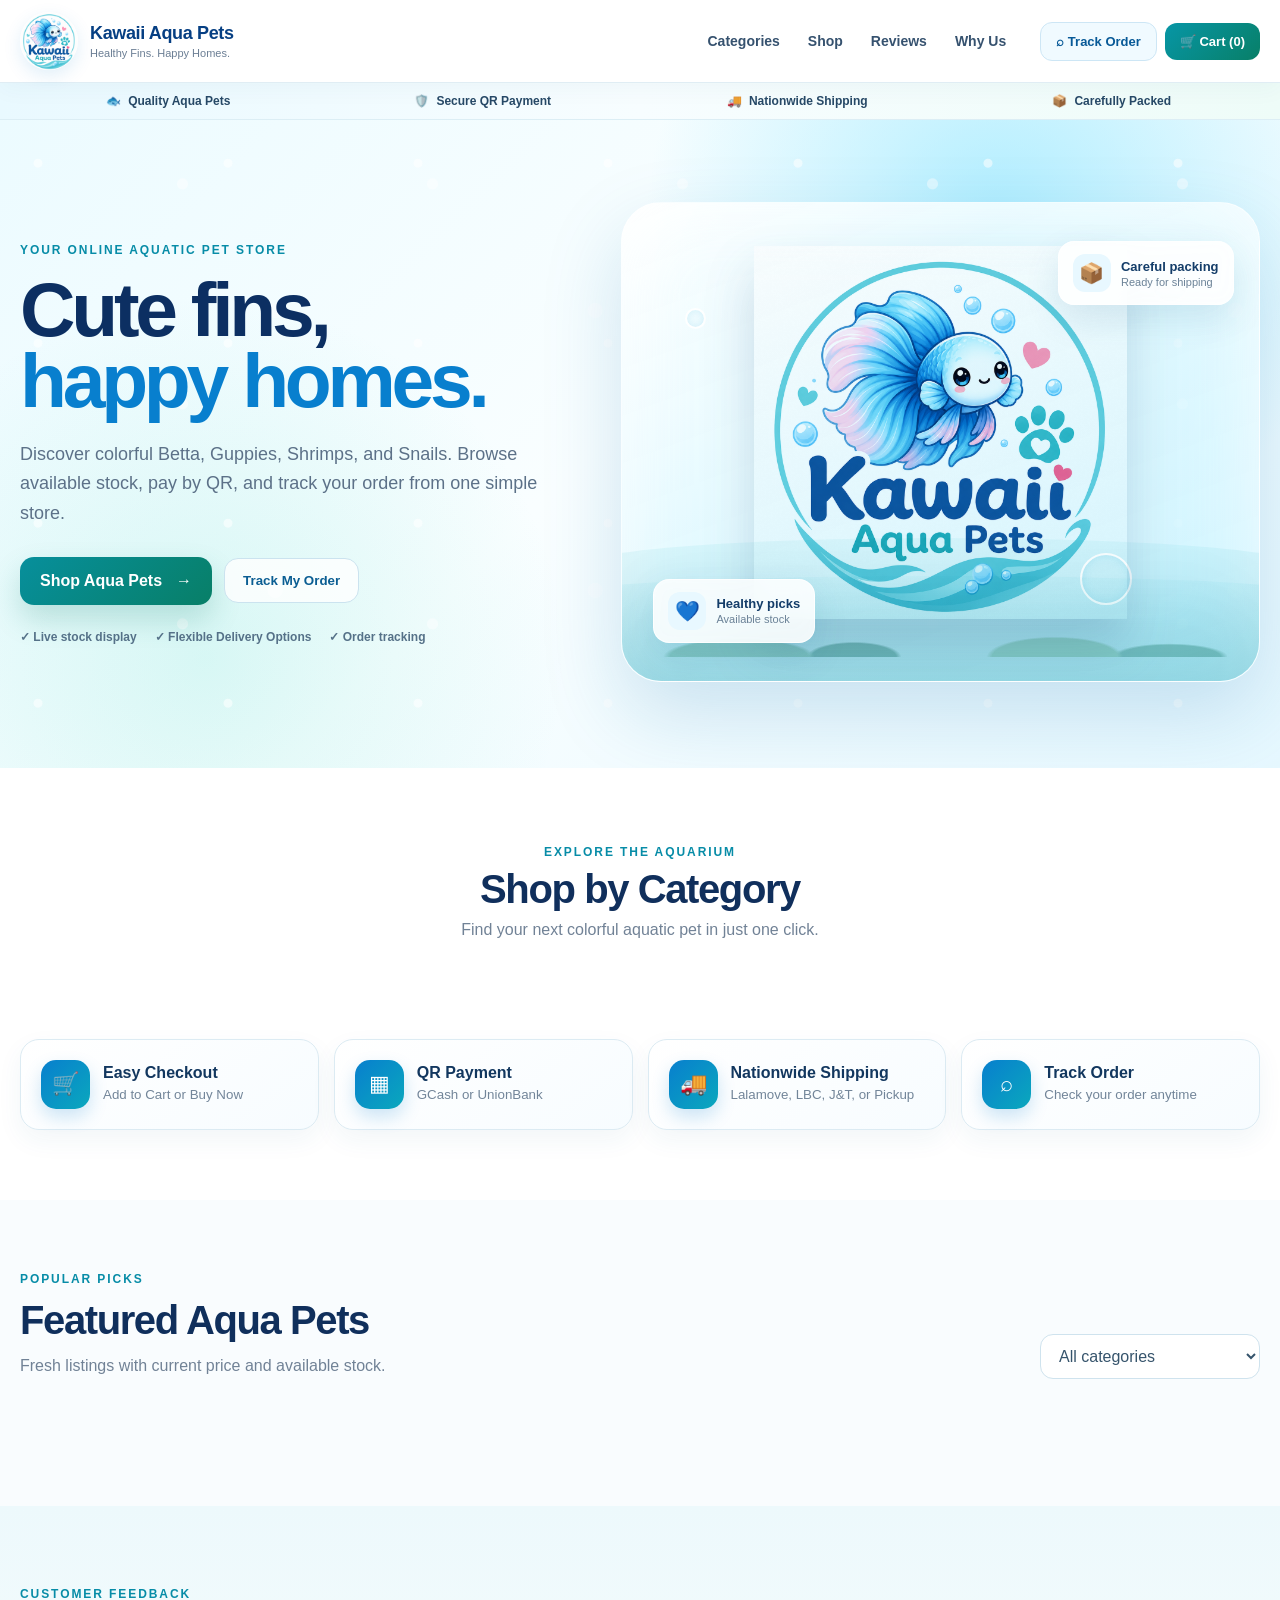
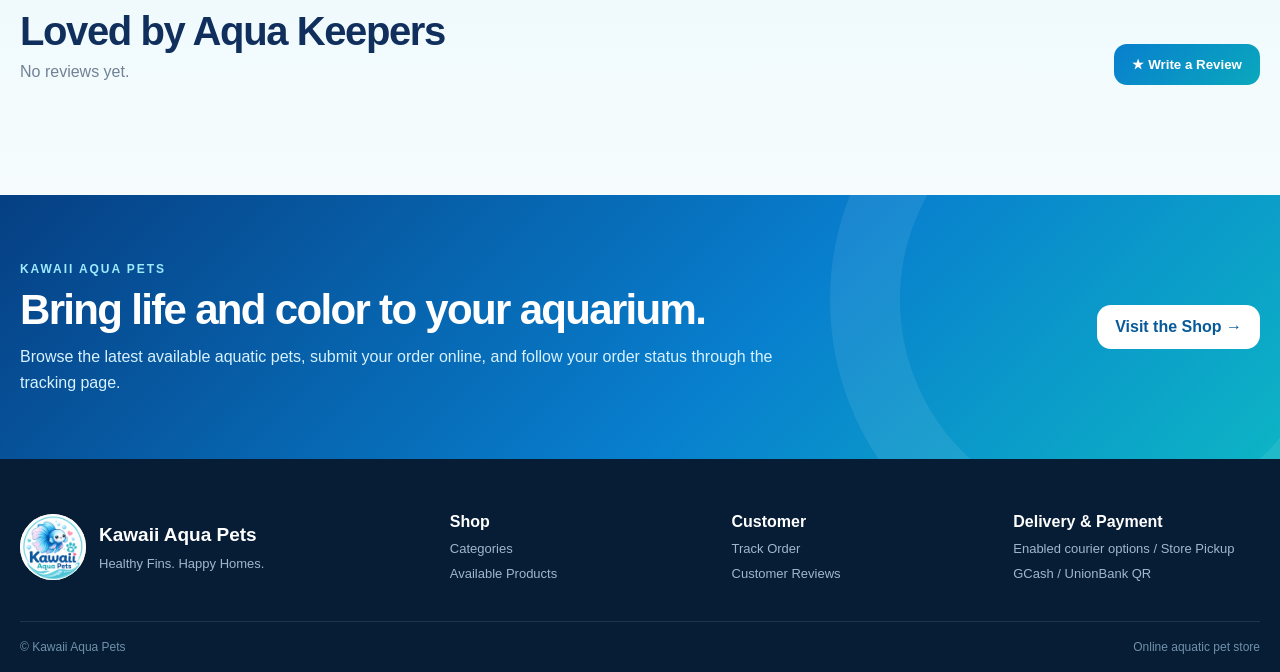
<file: index.html>
<!doctype html>
<html lang="en">
<head>
  <meta charset="utf-8">
  <meta name="viewport" content="width=device-width,initial-scale=1">
  <meta name="theme-color" content="#087fce">
  <title>Kawaii Aqua Pets</title>
  <link rel="stylesheet" href="app.css">
</head>
<body>
<header class="siteHeader">
  <div class="wrap nav">
    <a class="brand" href="#top" aria-label="Kawaii Aqua Pets home">
      <img id="logo" src="assets/logo.png" alt="Kawaii Aqua Pets logo">
      <div>
        <b id="siteName">Kawaii Aqua Pets</b>
        <small id="tagline">Healthy Fins. Happy Homes.</small>
      </div>
    </a>
    <nav class="desktopNav" aria-label="Main navigation">
      <a href="#categories">Categories</a>
      <a href="#products">Shop</a>
      <a href="#reviews">Reviews</a>
      <a href="#whyShop">Why Us</a>
    </nav>
    <div class="navActions">
      <button id="trackOrderBtn" class="navTrackBtn" type="button"><span>⌕</span> Track Order</button>
      <button id="cartBtn"><span>🛒</span> Cart (<span id="cartCount">0</span>)</button>
    </div>
  </div>
</header>

<section class="trustStrip" aria-label="Store features">
  <div class="wrap trustStripInner">
    <span>🐟 <b>Quality Aqua Pets</b></span>
    <span>🛡️ <b>Secure QR Payment</b></span>
    <span>🚚 <b>Nationwide Shipping</b></span>
    <span>📦 <b>Carefully Packed</b></span>
  </div>
</section>

<div id="demoBanner" class="demoBanner hide">
  <div class="wrap demoBannerInner">
    <div>
      <b>Demo catalog preview</b>
      <span>20 sample products and 18 clearly labeled demo reviews are loaded locally.</span>
    </div>
    <small>Connect config.js and run setupStore() to use the seeded catalog with the live Google Sheet.</small>
  </div>
</div>

<section id="top" class="hero">
  <div class="wrap heroGrid">
    <div class="heroCopy">
      <span class="heroEyebrow">YOUR ONLINE AQUATIC PET STORE</span>
      <h1>Cute fins,<br><em>happy homes.</em></h1>
      <p>Discover colorful Betta, Guppies, Shrimps, and Snails. Browse available stock, pay by QR, and track your order from one simple store.</p>
      <div class="heroActions">
        <a href="#products" class="btn heroPrimary">Shop Aqua Pets <span>→</span></a>
        <button type="button" class="heroSecondary" onclick="openTrackOrder()">Track My Order</button>
      </div>
      <div class="heroMiniTrust">
        <span>✓ Live stock display</span>
        <span>✓ Flexible Delivery Options</span>
        <span>✓ Order tracking</span>
      </div>
    </div>
    <div class="heroVisual" aria-label="Featured aquatic pet">
      <div class="heroBubble bubbleOne"></div>
      <div class="heroBubble bubbleTwo"></div>
      <div class="heroBubble bubbleThree"></div>
      <div class="heroWaterLine"></div>
      <img id="heroImage" src="assets/logo.png" alt="Featured Kawaii Aqua Pets product">
      <div class="heroFloatingCard heroCardOne"><span>💙</span><div><b>Healthy picks</b><small>Available stock</small></div></div>
      <div class="heroFloatingCard heroCardTwo"><span>📦</span><div><b>Careful packing</b><small>Ready for shipping</small></div></div>
    </div>
  </div>
</section>

<section id="categories" class="categoryShowcase">
  <div class="wrap">
    <div class="premiumSectionHead centeredHead">
      <span class="sectionKicker">EXPLORE THE AQUARIUM</span>
      <h2>Shop by Category</h2>
      <p>Find your next colorful aquatic pet in just one click.</p>
    </div>
    <div id="categoryCards" class="categoryCards"></div>
  </div>
</section>

<section id="whyShop" class="benefitSection">
  <div class="wrap benefitGrid">
    <article><span class="benefitIcon">🛒</span><div><b>Easy Checkout</b><small>Add to Cart or Buy Now</small></div></article>
    <article><span class="benefitIcon">▦</span><div><b>QR Payment</b><small>GCash or UnionBank</small></div></article>
    <article><span class="benefitIcon">🚚</span><div><b>Nationwide Shipping</b><small>Lalamove, LBC, J&T, or Pickup</small></div></article>
    <article><span class="benefitIcon">⌕</span><div><b>Track Order</b><small>Check your order anytime</small></div></article>
  </div>
</section>

<main class="wrap storeMain">
  <div class="premiumSectionHead productsHead">
    <div>
      <span class="sectionKicker">POPULAR PICKS</span>
      <h2 id="products">Featured Aqua Pets</h2>
      <p>Fresh listings with current price and available stock.</p>
    </div>
    <select id="filter" aria-label="Filter products by category"><option value="">All categories</option></select>
  </div>
  <div id="categoryChips" class="categoryChips" aria-label="Product categories"></div>
  <div id="grid" class="grid productGrid"></div>
</main>

<section class="reviewsSection" id="reviews">
  <div class="wrap">
    <div class="premiumSectionHead reviewHead">
      <div>
        <span class="sectionKicker">CUSTOMER FEEDBACK</span>
        <h2>Loved by Aqua Keepers</h2>
        <p id="reviewSummary" class="reviewSummary">No reviews yet.</p>
      </div>
      <button id="openReview" class="btn">★ Write a Review</button>
    </div>
    <div id="reviewsGrid" class="reviewsGrid"></div>
  </div>
</section>

<section class="storePromise">
  <div class="wrap storePromiseInner">
    <div class="promiseCopy">
      <span class="sectionKicker">KAWAII AQUA PETS</span>
      <h2>Bring life and color to your aquarium.</h2>
      <p>Browse the latest available aquatic pets, submit your order online, and follow your order status through the tracking page.</p>
    </div>
    <a href="#products" class="btn">Visit the Shop <span>→</span></a>
  </div>
</section>

<section id="socialSection" class="socialSection hide">
  <div class="wrap socialInner">
    <div>
      <span class="sectionKicker">STAY CONNECTED</span>
      <h2>Follow Kawaii Aqua Pets</h2>
      <p>See new arrivals, updates, and future pet content.</p>
    </div>
    <div class="socialLinks">
      <a id="facebookLink" class="socialBtn facebookSocial hide" target="_blank" rel="noopener noreferrer">Facebook</a>
      <a id="tiktokLink" class="socialBtn tiktokSocial hide" target="_blank" rel="noopener noreferrer">TikTok</a>
      <a id="youtubeLink" class="socialBtn youtubeSocial hide" target="_blank" rel="noopener noreferrer">YouTube</a>
    </div>
  </div>
</section>

<footer class="premiumFooter">
  <div class="wrap footerGrid">
    <div class="footerBrand">
      <img src="assets/logo.png" alt="Kawaii Aqua Pets">
      <div><b>Kawaii Aqua Pets</b><small>Healthy Fins. Happy Homes.</small></div>
    </div>
    <div><b>Shop</b><a href="#categories">Categories</a><a href="#products">Available Products</a></div>
    <div><b>Customer</b><button type="button" onclick="openTrackOrder()">Track Order</button><a href="#reviews">Customer Reviews</a></div>
    <div><b>Delivery & Payment</b><span>Enabled courier options / Store Pickup</span><span>GCash / UnionBank QR</span></div>
  </div>
  <div class="wrap footerBottom"><span>© Kawaii Aqua Pets</span><span>Online aquatic pet store</span></div>
</footer>

<div id="overlay" class="overlay hide"></div>

<button id="floatingChatBtn" class="floatingChatBtn hide" type="button" aria-label="Chat to seller">
  💬 Chat to Seller
</button>

<aside id="cart" class="cart">
  <div class="cartHead">
    <h2>Your Cart</h2>
    <button id="closeCart" aria-label="Close cart">×</button>
  </div>
  <div id="cartItems"></div>
  <div class="cartFoot">
    <div><span>Total</span><b id="total">₱0</b></div>
    <button id="checkout" class="btn">Checkout</button>
  </div>
</aside>


<dialog id="trackOrderDlg" class="trackOrderDialog">
  <form id="trackOrderForm">
    <button type="button" id="closeTrackOrder" class="x">×</button>
    <span class="reviewEyebrow">ORDER STATUS</span>
    <h2>Track Your Order</h2>
    <p class="trackOrderIntro">Enter your Order ID and the same email or mobile number used at checkout.</p>

    <div class="formGrid trackLookupGrid">
      <label>Order ID
        <input name="orderId" placeholder="ORD_..." autocomplete="off" required>
      </label>
      <label>Email or mobile number
        <input name="contact" placeholder="Email or 09XXXXXXXXX" autocomplete="email" required>
      </label>
    </div>

    <button class="btn" type="submit">Track Order</button>
    <p id="trackOrderStatus" class="trackOrderStatus"></p>
    <div id="trackOrderResult" class="trackOrderResult hide"></div>
  </form>
</dialog>

<dialog id="checkoutDlg" class="checkoutDialog">
  <form id="checkoutForm">
    <button type="button" id="closeDlg" class="x">×</button>
    <h2>Checkout</h2>
    <div id="checkoutMiniSummary" class="checkoutMiniSummary"></div>

    <div class="formSection">
      <div class="formSectionHead">
        <span class="stepBadge">1</span>
        <div>
          <h3>Customer Details</h3>
          <p>Basic order and contact information.</p>
        </div>
      </div>

      <label>Full name
        <input name="customerName" autocomplete="name" required>
      </label>

      <label>Mobile number
        <input name="mobile" inputmode="tel" autocomplete="tel" required>
      </label>

      <label>Email address
        <input name="email" type="email" autocomplete="email" placeholder="For payment confirmation and receipt" required>
      </label>

      <label>Complete address
        <textarea name="address" rows="3" autocomplete="street-address" required></textarea>
      </label>

      <label>Notes
        <textarea name="notes" rows="3" placeholder="Optional order notes"></textarea>
      </label>
    </div>

    <div class="formSection">
      <div class="formSectionHead">
        <span class="stepBadge">2</span>
        <div>
          <h3>Delivery Method</h3>
          <p>Choose from the delivery options currently enabled by the store.</p>
        </div>
      </div>

      <label>Delivery option
        <select name="deliveryMethod" id="deliveryMethod" required>
          <option value="">Loading delivery options...</option>
        </select>
      </label>

      <section id="lalamoveFields" class="deliveryBox hide">
        <div class="deliveryBoxHead">
          <div>
            <span class="deliveryTag">LALAMOVE</span>
            <h3>Complete the Lalamove Delivery Form</h3>
          </div>
        </div>
        <p>
          Open the delivery form and complete the requested delivery details.
          Return to this checkout page after submitting the form.
        </p>
        <a
          id="lalamoveFormLink"
          class="btn deliveryLink"
          href="https://delivery.lalamove.com/forms/PH4c4ef013d6d54893b979fa6c04c447ca"
          target="_blank"
          rel="noopener"
        >Open Lalamove Delivery Form</a>

        <label class="checkLabel deliveryConfirm">
          <input name="lalamoveCompleted" type="checkbox">
          I confirm that I completed the Lalamove delivery form.
        </label>
        <small class="muted">The website records your confirmation only. The delivery form itself opens on Lalamove's website.</small>
      </section>

      <section id="lbcFields" class="deliveryBox hide">
        <div class="deliveryBoxHead">
          <div>
            <span class="deliveryTag lbcTag">LBC</span>
            <h3>LBC Delivery Details</h3>
          </div>
        </div>
        <p>Fill in the receiver details in a structured format so Kawaii Aqua Pets can view, copy, and print the shipping details before going to LBC.</p>

        <div class="formGrid">
          <label>Receiver full name
            <input name="lbcReceiverName" autocomplete="name">
          </label>

          <label>Receiver mobile number
            <input name="lbcMobile" inputmode="tel" autocomplete="tel">
          </label>
        </div>

        <label>Email address <span class="optional">(optional)</span>
          <input name="lbcEmail" type="email" autocomplete="email">
        </label>

        <label>Receiving option
          <select name="lbcServiceType" id="lbcServiceType">
            <option value="Door-to-Door">Door-to-Door</option>
            <option value="Branch Pickup">Branch Pickup</option>
          </select>
        </label>

        <div id="lbcDoorFields">
          <div class="formGrid">
            <label>Province
              <input name="lbcProvince">
            </label>

            <label>City / Municipality
              <input name="lbcCity">
            </label>
          </div>

          <div class="formGrid">
            <label>Barangay
              <input name="lbcBarangay">
            </label>

            <label>Postal / ZIP code
              <input name="lbcPostalCode" inputmode="numeric">
            </label>
          </div>

          <label>House / Unit / Lot / Block number
            <input name="lbcHouseUnit">
          </label>

          <label>Street / Subdivision
            <input name="lbcStreet">
          </label>

          <label>Delivery landmark <span class="optional">(optional)</span>
            <input name="lbcLandmark" placeholder="Example: Near Jollibee, beside barangay hall">
          </label>
        </div>

        <div id="lbcBranchFields" class="hide">
          <div class="formGrid">
            <label>Province
              <input name="lbcBranchProvince">
            </label>

            <label>City / Municipality
              <input name="lbcBranchCity">
            </label>
          </div>

          <label>Preferred LBC branch
            <input name="lbcBranchName" placeholder="Branch name or location">
          </label>

          <label>Receiver name exactly as shown on valid ID
            <input name="lbcValidIdName">
          </label>
        </div>

        <label>Delivery instructions <span class="optional">(optional)</span>
          <textarea name="lbcInstructions" rows="3" placeholder="Other details that may help with the shipment"></textarea>
        </label>
      </section>

      <section id="jntFields" class="deliveryBox hide">
        <div class="deliveryBoxHead"><div><span class="deliveryTag jntTag">J&T</span><h3>J&T Express Booking Details</h3></div></div>
        <p>Complete the receiver, package, and pickup details so the seller can copy them into the official J&T booking page.</p>

        <div class="formGrid">
          <label>Receiver full name<input name="jntReceiverName" autocomplete="name"></label>
          <label>Receiver mobile number<input name="jntMobile" inputmode="tel" autocomplete="tel"></label>
        </div>
        <label>Email address <span class="optional">(optional)</span><input name="jntEmail" type="email" autocomplete="email"></label>

        <div class="formGrid">
          <label>Province<input name="jntProvince"></label>
          <label>City / Municipality<input name="jntCity"></label>
        </div>
        <div class="formGrid">
          <label>Barangay<input name="jntBarangay"></label>
          <label>Postal / ZIP code<input name="jntPostalCode" inputmode="numeric"></label>
        </div>
        <label>House / Unit / Lot / Block number<input name="jntHouseUnit"></label>
        <label>Street / Subdivision<input name="jntStreet"></label>
        <label>Landmark <span class="optional">(optional)</span><input name="jntLandmark"></label>

        <div class="jntPackageBox">
          <h4>Package and Pickup Information</h4>
          <div class="formGrid">
            <label>Express type
              <select name="jntExpressType"><option value="EZ">EZ / Standard</option><option value="J&T Super">J&T Super (subject to availability)</option></select>
            </label>
            <label>Quantity<input name="jntQuantity" type="number" min="1" step="1" value="1"></label>
          </div>
          <label>Accurate item description<textarea name="jntItemDescription" rows="2" placeholder="Describe the actual package contents accurately"></textarea></label>
          <div class="formGrid">
            <label>Declared value (PHP)<input name="jntDeclaredValue" type="number" min="0" step="0.01"></label>
            <label>Estimated weight (kg)<input name="jntWeightKg" type="number" min="0" step="0.01"></label>
          </div>
          <div class="formGrid threeCol">
            <label>Length (cm)<input name="jntLengthCm" type="number" min="0" step="0.1"></label>
            <label>Width (cm)<input name="jntWidthCm" type="number" min="0" step="0.1"></label>
            <label>Height (cm)<input name="jntHeightCm" type="number" min="0" step="0.1"></label>
          </div>
          <label>Preferred pickup time<input name="jntPickupTime" type="datetime-local"></label>
          <label>Special instructions <span class="optional">(optional)</span><textarea name="jntInstructions" rows="2"></textarea></label>
          <label class="checkLabel deliveryConfirm"><input name="jntDeclarationConfirmed" type="checkbox">I confirm that the item description accurately declares the package contents and follows the courier's rules.</label>
          <small class="courierPolicyNote">The store form does not create an official waybill. J&T may inspect or reject prohibited or inaccurately declared packages.</small>
          <a id="jntOrderLink" class="btn deliveryLink" href="https://www.jtexpress.ph/appOrder" target="_blank" rel="noopener">Open Official J&T Booking Page</a>
        </div>
      </section>

      <section id="pickupFields" class="deliveryBox hide">
        <div class="deliveryBoxHead"><div><span class="deliveryTag pickupTag">PICKUP</span><h3>Pick Up at Store</h3></div></div>
        <div id="pickupStoreDetails" class="pickupStoreDetails"></div>
        <label>Preferred pickup date / schedule<input name="pickupPreferredSchedule" placeholder="Example: Saturday, 2:00 PM"></label>
        <label>Pickup notes <span class="optional">(optional)</span><textarea name="pickupNotes" rows="2" placeholder="Name of person picking up or other requests"></textarea></label>
        <label class="checkLabel deliveryConfirm"><input name="pickupConfirmed" type="checkbox">I understand that I should wait for the store's pickup-ready confirmation before going to the location.</label>
      </section>
    </div>

    <div class="formSection">
      <div class="formSectionHead">
        <span class="stepBadge">3</span>
        <div>
          <h3>Payment</h3>
          <p>Choose GCash or UnionBank, scan or download the QR, then upload your payment proof.</p>
        </div>
      </div>

      <div class="paymentOptions" role="radiogroup" aria-label="Payment method">
        <label class="paymentOption">
          <input type="radio" name="paymentMethod" value="gcash" required>
          <span><b>GCash</b><small>Pay using the GCash / InstaPay QR</small></span>
        </label>
        <label class="paymentOption">
          <input type="radio" name="paymentMethod" value="unionbank" required>
          <span><b>UnionBank</b><small>Pay using the UnionBank InstaPay QR</small></span>
        </label>
      </div>

      <section id="paymentBox" class="paymentBox hide">
        <div class="paymentProviderRow">
          <div>
            <small>PAYMENT METHOD</small>
            <h3 id="paymentProvider">GCash</h3>
          </div>
          <div class="paymentTotal">
            <small>AMOUNT TO PAY</small>
            <b id="paymentAmount">₱0</b>
          </div>
        </div>

        <img id="paymentQr" class="paymentQr" src="assets/gcash-qr.jpg" alt="Payment QR code">

        <div class="paymentAccount">
          <small>Account Name</small>
          <b id="paymentAccountName">Joebert Greganda</b>
          <span id="paymentAccountHint"></span>
        </div>

        <div class="paymentQrActions">
          <button type="button" class="btn" id="downloadQrBtn">Download QR</button>
          <button type="button" class="btn secondary" id="viewQrBtn">View Full Size</button>
        </div>

        <p id="shippingFeeNotice" class="shippingFeeNotice"><b>Shipping fee is not included.</b> The amount shown is for the products only. Shipping will be confirmed separately.</p>
        <p id="paymentNote" class="paymentInstruction">Using one phone only? Download the QR first, then select the saved QR image inside your payment app.</p>
      </section>

      <label>Proof of payment
        <input name="proof" type="file" accept="image/*" required>
      </label>
      <small>Images are automatically optimized before upload. Maximum original file size: 10 MB.</small>
    </div>

    <button class="btn" type="submit">Submit Order</button>
    <p id="status"></p>
  </form>
</dialog>

<dialog id="orderSuccessDlg" class="orderSuccessDialog">
  <div class="orderSuccessContent">
    <button type="button" id="closeOrderSuccess" class="x">×</button>
    <div class="successIcon">✓</div>
    <h2>Order Received!</h2>
    <p id="orderSuccessSummary" class="orderSuccessSummary"></p>

    <div class="orderSuccessCard">
      <small>ORDER ID</small>
      <b id="successOrderId">—</b>
      <small>PRODUCT TOTAL</small>
      <strong id="successOrderTotal">₱0</strong>
      <span class="successShippingNote">Shipping fee not included</span>
    </div>

    <p id="messengerInstruction" class="messengerInstruction hide">
      Tap the button below. Your order details will be copied, then Facebook will open. Paste the copied message and send it to the seller.
    </p>

    <div class="successActions successActionsThree">
      <button type="button" id="trackThisOrderBtn" class="btn">Track This Order</button>
      <button type="button" id="sendOrderSellerBtn" class="btn hide">Copy Order & Chat to Seller</button>
      <button type="button" id="copyOrderBtn" class="btn secondary">Copy Order Details</button>
    </div>

    <p id="orderSuccessMsg" class="orderSuccessMsg"></p>
    <button type="button" id="continueShoppingBtn" class="plainBtn">Continue Shopping</button>
  </div>
</dialog>


<dialog id="productDetailsDlg" class="productDetailsDialog">
  <div class="productDetailsContent">
    <button type="button" id="closeProductDetails" class="x" aria-label="Close product details">×</button>
    <div class="productDetailsMedia">
      <img id="detailProductImage" src="assets/logo.png" alt="Product image">
      <div id="detailVideoWrap" class="detailVideoWrap hide">
        <div class="actualVideoLabel">▶ Actual Video</div>
        <iframe id="detailVideoFrame" title="Actual product video" loading="lazy" allow="accelerometer; autoplay; clipboard-write; encrypted-media; gyroscope; picture-in-picture; web-share" allowfullscreen referrerpolicy="strict-origin-when-cross-origin"></iframe>
      </div>
      <div id="detailNoVideo" class="detailNoVideo hide">No actual video uploaded for this item yet.</div>
    </div>
    <div class="productDetailsInfo">
      <span id="detailCategory" class="detailCategory"></span>
      <h2 id="detailName">Product</h2>
      <p id="detailDescription" class="detailDescription"></p>
      <div class="detailPriceStock">
        <div><small>PRICE</small><strong id="detailPrice">₱0</strong></div>
        <span id="detailStock" class="detailStock"></span>
      </div>
      <div class="detailActions">
        <button type="button" id="detailAddBtn" class="btn secondary">Add to Cart</button>
        <button type="button" id="detailBuyBtn" class="btn">Buy Now</button>
      </div>
    </div>
  </div>
</dialog>

<dialog id="reviewDlg">
  <form id="reviewForm">
    <button type="button" id="closeReview" class="x">×</button>
    <h2>Share Your Review</h2>
    <p class="reviewFormHint">Your review will appear on the customer website after submission.</p>
    <label>Your name<input name="customerName" maxlength="60" required></label>
    <label>Product purchased
      <select name="productId" id="reviewProduct">
        <option value="">General store review</option>
      </select>
    </label>
    <label>Rating
      <select name="rating" required>
        <option value="5">★★★★★ - 5 stars</option>
        <option value="4">★★★★☆ - 4 stars</option>
        <option value="3">★★★☆☆ - 3 stars</option>
        <option value="2">★★☆☆☆ - 2 stars</option>
        <option value="1">★☆☆☆☆ - 1 star</option>
      </select>
    </label>
    <label>Review<textarea name="reviewText" maxlength="800" rows="5" required placeholder="Tell us about your order..."></textarea></label>
    <label>Photo <span class="optional">(optional)</span>
      <input name="reviewImage" type="file" accept="image/*">
      <small>You may submit a review with or without a photo.</small>
    </label>
    <button class="btn" type="submit">Submit Review</button>
    <p id="reviewStatus"></p>
  </form>
</dialog>

<script src="config.js"></script>
<script src="app.js"></script>
</body>
</html>
</file>
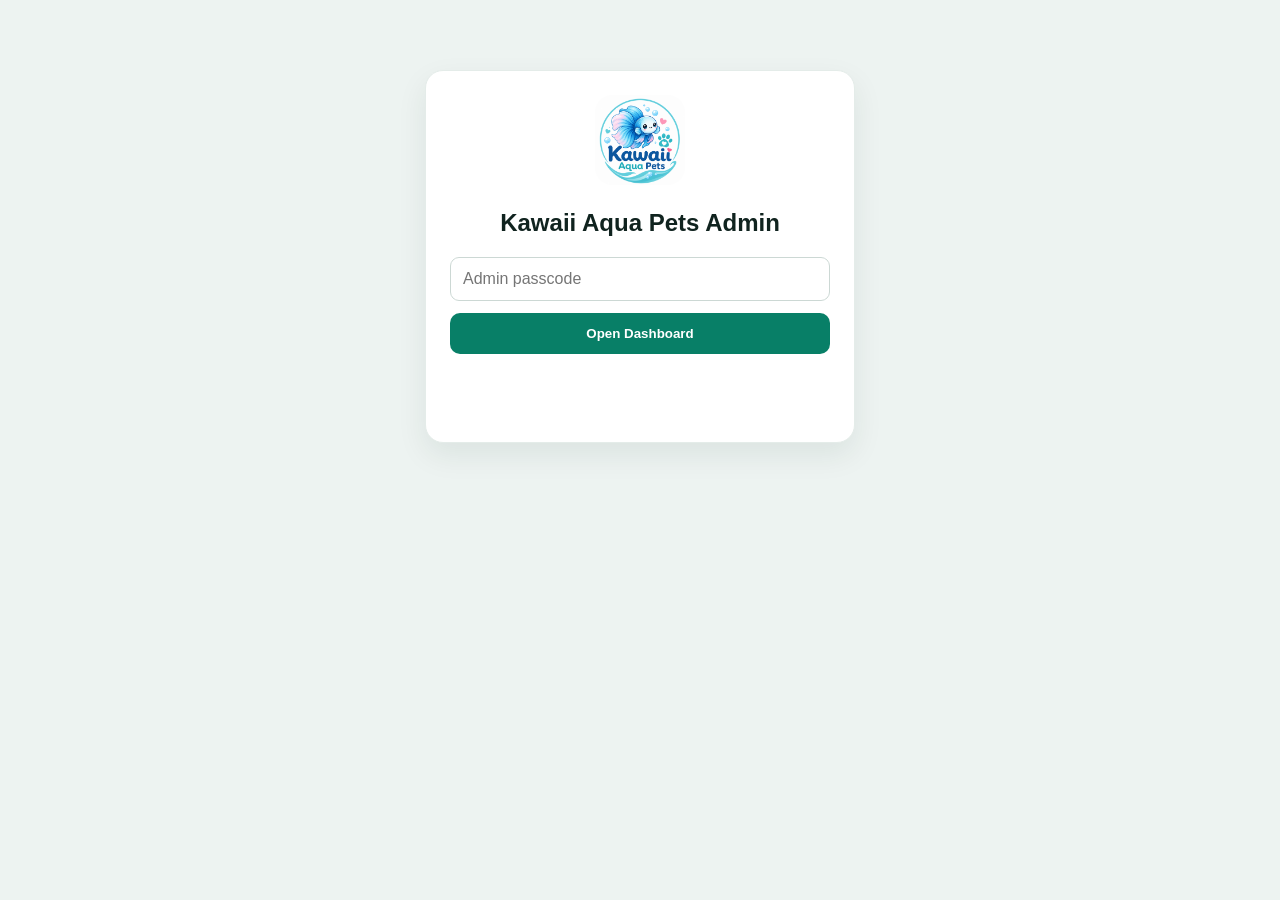
<file: admin.html>
<!doctype html>
<html lang="en">
<head>
  <meta charset="utf-8">
  <meta name="viewport" content="width=device-width,initial-scale=1">
  <title>Kawaii Aqua Pets Admin</title>
  <link rel="stylesheet" href="app.css">
</head>
<body class="admin">
<main class="wrap">
  <section id="login" class="panel login">
    <img id="adminLoginLogo" src="assets/logo.png" alt="Kawaii Aqua Pets logo">
    <h1>Kawaii Aqua Pets Admin</h1>
    <form id="loginForm">
      <input id="pass" type="password" placeholder="Admin passcode" required>
      <button class="btn">Open Dashboard</button>
      <p id="loginMsg"></p>
    </form>
  </section>

  <section id="dash" class="hide">
    <div class="top">
      <div class="adminBrand">
        <img id="adminTopLogo" src="assets/logo.png" alt="Store logo">
        <div><h1 id="adminStoreName">Kawaii Aqua Pets</h1><small>Admin Dashboard</small></div>
      </div>
      <div class="adminTopActions">
        <div class="adminRefreshMeta">
          <span>Auto refresh: every 15 seconds</span>
          <small id="lastRefreshText">Waiting for first update...</small>
        </div>
        <button type="button" class="btn secondary refreshDataBtn" id="refreshDataBtn">↻ Refresh Data</button>
        <a href="index.html" target="_blank" class="btn secondary">View Store</a>
      </div>
    </div>

    <nav class="tabs">
      <button data-tab="settings">Settings</button>
      <button data-tab="categories">Categories</button>
      <button data-tab="products">Products</button>
      <button data-tab="orders">Orders <span id="newOrdersBadge" class="newDataBadge hide">0</span></button>
      <button data-tab="reviews">Reviews <span id="newReviewsBadge" class="newDataBadge hide">0</span></button>
    </nav>

    <section id="settings" class="panel tabPanel">
      <h2>Website Settings</h2>
      <form id="settingsForm">
        <div class="imagePreviewWrap"><img id="logoPreview" src="assets/logo.png" alt="Logo preview"></div>
        <input name="siteName" placeholder="Website name">
        <input name="tagline" placeholder="Tagline">

        <div class="settingsDivider">
          <h3>Payment Settings</h3>
          <p class="muted">Customers can choose GCash or UnionBank and download the QR if they only have one phone. QR uploads are saved without image recompression.</p>
        </div>

        <div class="paymentAdminGrid">
          <div class="paymentAdminCard">
            <h3>GCash</h3>
            <div class="paymentQrPreview"><img id="gcashQrPreview" src="assets/gcash-qr.jpg" alt="GCash QR preview"></div>
            <input name="gcashName" placeholder="GCash account name">
            <input name="gcashNumber" placeholder="GCash mobile / account hint (optional)">
            <label>New GCash QR <span class="optional">(leave blank to keep current)</span>
              <input name="gcashQrFile" type="file" accept="image/*">
            </label>
          </div>

          <div class="paymentAdminCard">
            <h3>UnionBank</h3>
            <div class="paymentQrPreview"><img id="unionBankQrPreview" src="assets/unionbank-qr.jpeg" alt="UnionBank QR preview"></div>
            <input name="unionBankName" placeholder="UnionBank account name">
            <input name="unionBankAccountHint" placeholder="Account hint, e.g. **** **** 6628">
            <label>New UnionBank QR <span class="optional">(leave blank to keep current)</span>
              <input name="unionBankQrFile" type="file" accept="image/*">
            </label>
          </div>
        </div>

        <textarea name="paymentNote" placeholder="Payment instruction"></textarea>

        <div class="settingsDivider">
          <h3>Delivery Options</h3>
          <p class="muted">Enable only the delivery methods currently available. Disabled options are hidden automatically from customer checkout.</p>
        </div>

        <div class="deliveryToggleGrid">
          <label class="deliveryToggleCard"><input name="enableLalamove" type="checkbox"><span><b>Lalamove</b><small>External delivery form</small></span></label>
          <label class="deliveryToggleCard"><input name="enableLbc" type="checkbox"><span><b>LBC</b><small>Door-to-door or branch pickup</small></span></label>
          <label class="deliveryToggleCard"><input name="enableJnt" type="checkbox"><span><b>J&T Express</b><small>Structured booking details</small></span></label>
          <label class="deliveryToggleCard"><input name="enableStorePickup" type="checkbox"><span><b>Store Pickup</b><small>Keep disabled until the Laguna address is ready</small></span></label>
        </div>

        <label>Lalamove delivery form URL
          <input name="lalamoveFormUrl" type="url" placeholder="https://delivery.lalamove.com/forms/...">
        </label>

        <div class="settingsDivider">
          <h3>LBC Sender Details</h3>
          <p class="muted">Shown in the LBC copy and print view.</p>
        </div>

        <input name="senderName" placeholder="LBC sender full name">
        <input name="senderMobile" placeholder="LBC sender mobile number">
        <textarea name="senderAddress" placeholder="LBC sender / return address"></textarea>

        <div class="settingsDivider">
          <h3>J&T Sender and Pickup Details</h3>
          <p class="muted">Saved once so the admin can copy the complete J&T booking information quickly. The customer must still accurately declare the package contents.</p>
        </div>

        <label>Official J&T booking page
          <input name="jntOrderUrl" type="url" placeholder="https://www.jtexpress.ph/appOrder">
        </label>
        <div class="formGrid adminTwoCol">
          <input name="jntSenderName" placeholder="J&T sender full name">
          <input name="jntSenderMobile" placeholder="J&T sender mobile number">
          <input name="jntSenderEmail" type="email" placeholder="J&T sender email (optional)">
          <input name="jntSenderPostalCode" inputmode="numeric" placeholder="Sender postal / ZIP code">
          <input name="jntSenderProvince" placeholder="Sender province">
          <input name="jntSenderCity" placeholder="Sender city / municipality">
          <input name="jntSenderBarangay" placeholder="Sender barangay">
          <input name="jntSenderLandmark" placeholder="Sender landmark (optional)">
        </div>
        <textarea name="jntSenderAddress" placeholder="Sender house/unit, street, subdivision, and pickup address"></textarea>

        <div class="settingsDivider">
          <h3>Store Pickup Details</h3>
          <p class="muted">You may fill these later. Store Pickup stays hidden while its switch is disabled.</p>
        </div>
        <input name="pickupLocationName" placeholder="Pickup location name, e.g. Kawaii Aqua Pets - Laguna">
        <textarea name="pickupAddress" placeholder="Complete store pickup address"></textarea>
        <label>Google Maps link <span class="optional">(optional)</span>
          <input name="pickupMapsUrl" type="url" placeholder="https://maps.app.goo.gl/..."></label>
        <div class="formGrid adminTwoCol">
          <input name="pickupContactName" placeholder="Pickup contact person">
          <input name="pickupContactNumber" placeholder="Pickup contact number">
        </div>
        <input name="pickupSchedule" placeholder="Pickup schedule, e.g. Mon-Sat, 9 AM-5 PM">
        <textarea name="pickupInstructions" placeholder="Pickup instructions, parking notes, or what customers should bring"></textarea>

        <div class="settingsDivider">
          <h3>Social Media & Seller Chat</h3>
          <p class="muted">Leave a field blank to hide that social button on the customer website. The Facebook link is also used by the Chat to Seller and order-to-seller buttons.</p>
        </div>

        <label>Facebook Page URL
          <input name="facebookPageUrl" type="url" placeholder="https://www.facebook.com/yourpage">
        </label>

        <label>TikTok URL
          <input name="tiktokUrl" type="url" placeholder="https://www.tiktok.com/@yourusername">
        </label>

        <label>YouTube Channel URL
          <input name="youtubeUrl" type="url" placeholder="https://www.youtube.com/@yourchannel">
        </label>

        <label>New logo <span class="optional">(leave blank to keep current)</span>
          <input name="logoFile" type="file" accept="image/*">
        </label>
        <button class="btn">Save Settings</button>
        <p id="settingsMsg"></p>
      </form>
    </section>

    <section id="categories" class="panel tabPanel hide">
      <h2>Categories</h2>
      <form id="catForm">
        <input type="hidden" name="id">
        <div class="imagePreviewWrap categoryPreview"><img id="categoryPreview" src="assets/logo.png" alt="Category image preview"></div>
        <input name="name" placeholder="Category or subcategory name" required>
        <label>Parent category <span class="optional">(leave blank for a main category)</span>
          <select name="parentId"><option value="">Main category</option></select>
        </label>
        <label>Category image <span class="optional">(optional; leave blank when editing to keep current)</span>
          <input name="imageFile" type="file" accept="image/*">
        </label>
        <label class="checkLabel"><input name="active" type="checkbox" checked> Show category on store</label>
        <div class="actions">
          <button class="btn" type="submit">Save Category</button>
          <button class="btn secondary" type="button" id="cancelCategoryEdit">Clear Form</button>
        </div>
        <p id="catMsg"></p>
      </form>
      <div id="catList"></div>
    </section>

    <section id="products" class="panel tabPanel hide">
      <h2>Products</h2>
      <form id="prodForm">
        <input type="hidden" name="id">
        <div class="imagePreviewWrap productPreview"><img id="productPreview" src="assets/logo.png" alt="Product image preview"></div>
        <input name="name" placeholder="Product name" required>
        <select name="categoryId" required></select>
        <input name="price" type="number" min="0" step="0.01" placeholder="Price" required>
        <input name="stock" type="number" min="0" step="1" placeholder="Stock" value="1" required>
        <textarea name="description" placeholder="Description"></textarea>
        <div class="productVideoAdminBox">
          <h3>Actual Product Video <span class="optional">(optional)</span></h3>
          <select name="videoType">
            <option value="">Auto-detect from link</option>
            <option value="youtube">YouTube</option>
            <option value="drive">Google Drive</option>
          </select>
          <input name="videoUrl" type="url" inputmode="url" placeholder="Paste YouTube or Google Drive video link">
          <label class="checkLabel"><input name="videoEnabled" type="checkbox"> Show video in View Details</label>
          <small class="videoHelp">For Google Drive, set the video to <b>Anyone with the link → Viewer</b>. YouTube Unlisted videos are supported.</small>
        </div>
        <label>Product image <span class="optional">(leave blank when editing to keep current)</span>
          <input name="imageFile" type="file" accept="image/*">
        </label>
        <label class="checkLabel"><input name="active" type="checkbox" checked> Show on store</label>
        <div class="actions">
          <button class="btn" type="submit">Save Product</button>
          <button class="btn secondary" type="button" id="cancelProductEdit">Clear Form</button>
        </div>
        <p id="prodMsg"></p>
      </form>
      <div id="prodList" class="grid"></div>
    </section>

    <section id="orders" class="panel tabPanel hide">
      <div class="ordersHead">
        <div>
          <h2>Orders</h2>
          <p class="muted">Approve payment to deduct stock and email the receipt. Then update the order through Preparing, Ready, Shipped, and Completed. Save the courier tracking number or Lalamove share link before marking the order Shipped so the customer can see it in Track Order and receive it in the shipping email.</p>
        </div>
      </div>
      <div class="tableWrap">
        <table>
          <thead>
            <tr>
              <th>Date</th>
              <th>Customer</th>
              <th>Delivery</th>
              <th>Order</th>
              <th>Total</th>
              <th>Payment</th>
              <th>Status</th>
              <th>Shipping Details</th>
            </tr>
          </thead>
          <tbody id="ordersBody"></tbody>
        </table>
      </div>
    </section>

    <section id="reviews" class="panel tabPanel hide">
      <div class="reviewAdminHead">
        <div>
          <h2>Customer Reviews</h2>
          <p>Customer review photos use the same permanent Google Drive image system.</p>
        </div>
      </div>
      <div id="adminReviewsGrid" class="adminReviewsGrid"></div>
    </section>
  </section>
</main>

<div id="adminDataToast" class="adminDataToast" role="status" aria-live="polite">
  <div class="adminDataToastIcon">↻</div>
  <div class="adminDataToastCopy">
    <b id="adminDataToastTitle">Data refreshed</b>
    <span id="adminDataToastText">Admin data is up to date.</span>
  </div>
  <button type="button" id="closeAdminDataToast" aria-label="Close notification">×</button>
</div>

<dialog id="deliveryDlg" class="deliveryAdminDialog">
  <div class="deliveryAdminContent">
    <button type="button" id="closeDeliveryDlg" class="x">×</button>
    <h2 id="deliveryDlgTitle">Shipping Details</h2>
    <div id="deliveryDetailContent"></div>

    <section id="trackingAdminPanel" class="trackingAdminPanel">
      <div>
        <h3>Customer Order Tracking</h3>
        <p id="trackingAdminHelp" class="muted"></p>
      </div>
      <label id="trackingNumberLabel">Tracking number
        <input id="trackingNumberInput" autocomplete="off">
      </label>
      <label id="trackingUrlLabel">Tracking / share link <span class="optional">(optional)</span>
        <input id="trackingUrlInput" type="url" placeholder="https://...">
      </label>
      <button type="button" class="btn" id="saveTrackingBtn">Save Tracking Details</button>
      <p id="trackingSaveMsg"></p>
    </section>

    <div class="actions deliveryDialogActions">
      <button type="button" class="btn secondary" id="copyDeliveryBtn">Copy Details</button>
      <button type="button" class="btn" id="printDeliveryBtn">Print Shipping Details</button>
    </div>
    <p id="deliveryActionMsg"></p>
  </div>
</dialog>

<script src="config.js"></script>
<script src="admin.js"></script>
</body>
</html>
</file>
<file: app.css>
*{box-sizing:border-box}body{margin:0;font-family:Arial,sans-serif;background:#f5f8f7;color:#10231f}.wrap{width:min(1100px,calc(100% - 32px));margin:auto}header{position:sticky;top:0;background:#fff;border-bottom:1px solid #dce7e3;z-index:10}.nav{height:74px;display:flex;justify-content:space-between;align-items:center}.brand{display:flex;gap:12px;align-items:center}.brand img{width:52px;height:52px;border-radius:12px;object-fit:cover}.brand div{display:grid}.brand small{color:#65756f}.hero{background:linear-gradient(135deg,#e8f5f1,#fff);padding:60px 0}.heroGrid{display:grid;grid-template-columns:1fr 1fr;gap:40px;align-items:center}.hero h1{font-size:56px;line-height:1;margin:10px 0}.hero p{font-size:18px;color:#65756f}.hero img{width:100%;height:430px;object-fit:cover;border-radius:24px}.btn,#cartBtn{border:0;border-radius:10px;background:#087f67;color:#fff;padding:13px 18px;font-weight:bold;text-decoration:none;cursor:pointer}.btn:disabled{background:#9aaba5;cursor:not-allowed}.secondary{background:#dfeae6;color:#10231f}.sectionHead{display:flex;justify-content:space-between;align-items:center;margin:55px 0 24px}.grid{display:grid;grid-template-columns:repeat(3,1fr);gap:20px}.card,.panel{background:#fff;border:1px solid #e4ece9;border-radius:18px;overflow:hidden;box-shadow:0 12px 30px rgba(10,50,40,.08)}.card img{width:100%;height:260px;object-fit:cover}.card>div{padding:16px}.row{display:flex;justify-content:space-between;align-items:center;gap:10px}.features{background:#0d2a24;color:#fff;margin-top:60px;padding:26px}.feat{display:grid;grid-template-columns:repeat(3,1fr);gap:20px}.feat div{display:grid}.feat small{color:#bad0c9}.overlay{position:fixed;inset:0;background:#0008;z-index:20}.hide{display:none!important}.cart{position:fixed;right:-430px;top:0;width:min(420px,100%);height:100vh;background:#fff;z-index:30;transition:.25s;display:flex;flex-direction:column}.cart.open{right:0}.cartHead,.cartFoot{padding:18px;border-bottom:1px solid #ddd}.cartHead{display:flex;justify-content:space-between}.cartHead button{border:0;background:none;font-size:28px}.cartFoot{margin-top:auto;border-top:1px solid #ddd}.cartFoot div{display:flex;justify-content:space-between;margin-bottom:14px}.cartItem{display:grid;grid-template-columns:70px 1fr auto;gap:10px;padding:12px 18px;border-bottom:1px solid #eee}.cartItem img{width:70px;height:70px;object-fit:cover;border-radius:10px}dialog{border:0;border-radius:18px;width:min(650px,calc(100% - 24px));padding:0}dialog form{padding:26px;display:grid;gap:12px;position:relative}.x{position:absolute;right:12px;top:8px;border:0;background:none;font-size:28px}input,textarea,select{width:100%;padding:12px;border:1px solid #ccd8d4;border-radius:9px;font:inherit}.gcash{padding:16px;background:#eef9f5;border:1px dashed #087f67;border-radius:12px;display:grid;gap:4px}.admin{background:#edf3f1}.login{width:min(430px,100%);margin:70px auto;padding:24px;text-align:center}.login img{width:90px;height:90px;object-fit:cover;border-radius:18px}.login form,.panel form{display:grid;gap:12px}.top{display:flex;justify-content:space-between;align-items:center}.tabs{display:flex;gap:8px;margin:20px 0;flex-wrap:wrap}.tabs button{padding:11px 15px;border:0;border-radius:9px;cursor:pointer}.tabPanel{padding:22px}.admin .grid{margin-top:22px}.prodAdmin{padding:0}.actions{display:flex;gap:8px}.actions button{border:0;padding:8px;border-radius:8px;cursor:pointer}.tableWrap{overflow:auto}table{width:100%;border-collapse:collapse}th,td{padding:10px;border-bottom:1px solid #ddd;text-align:left}

/* Customer Reviews */
.reviewsSection{padding:68px 0;background:#eef7f4;margin-top:64px}.reviewHead{margin:0 0 26px}.reviewEyebrow{font-size:12px;letter-spacing:.14em;color:#087f67;font-weight:800}.reviewHead h2{font-size:36px;margin:8px 0}.reviewSummary{color:#65756f;margin:0}.reviewsGrid{display:grid;grid-template-columns:repeat(3,1fr);gap:20px}.reviewCard{background:#fff;border:1px solid #dce8e4;border-radius:18px;overflow:hidden;box-shadow:0 10px 26px rgba(10,50,40,.07)}.reviewPhoto{width:100%;height:220px;object-fit:cover}.reviewBody{padding:18px}.reviewStars{color:#e0a000;font-size:20px;letter-spacing:2px}.reviewBody h3{margin:8px 0 4px}.reviewProduct{display:block;color:#087f67;font-size:13px;font-weight:700}.reviewText{line-height:1.55;color:#394b45;white-space:pre-wrap}.reviewDate{font-size:12px;color:#7a8a85}.reviewEmpty{grid-column:1/-1;padding:30px;background:#fff;border-radius:16px;color:#65756f}.reviewFormHint{color:#65756f;margin-top:-4px}.optional{font-weight:normal;color:#65756f}

/* Admin Reviews */
.reviewAdminHead p{color:#65756f}.adminReviewsGrid{display:grid;grid-template-columns:repeat(2,1fr);gap:16px;margin-top:18px}.adminReviewCard{display:grid;grid-template-columns:120px 1fr;background:#fff;border:1px solid #dce8e4;border-radius:14px;overflow:hidden}.adminReviewCard.noPhoto{grid-template-columns:1fr}.adminReviewCard img{width:120px;height:100%;min-height:160px;object-fit:cover}.adminReviewContent{padding:16px}.adminReviewContent h3{margin:6px 0}.adminReviewContent p{white-space:pre-wrap}.deleteReviewBtn{background:#b42318;color:#fff;border:0;border-radius:8px;padding:9px 12px;cursor:pointer}.adminReviewMeta{font-size:12px;color:#65756f}

@media(max-width:800px){.heroGrid,.grid,.reviewsGrid,.adminReviewsGrid{grid-template-columns:1fr}.hero h1{font-size:42px}.feat{grid-template-columns:1fr}.hero img{height:320px}.sectionHead{align-items:flex-start;flex-direction:column}.reviewHead .btn{width:100%}.adminReviewCard{grid-template-columns:95px 1fr}.adminReviewCard img{width:95px}}

/* Kawaii Aqua Pets updates */
.hero #heroImage{object-fit:contain;background:#fff;padding:24px}.adminBrand{display:flex;align-items:center;gap:12px}.adminBrand img{width:58px;height:58px;border-radius:50%;object-fit:contain;background:#fff}.adminBrand h1{margin:0}.adminBrand small{color:#65756f}.imagePreviewWrap{display:flex;justify-content:center;padding:14px;background:#f7fbfa;border:1px dashed #b7cbc5;border-radius:14px}.imagePreviewWrap img{width:150px;height:150px;object-fit:contain;border-radius:14px;background:#fff}.productPreview img{width:220px;height:180px}.checkLabel{display:flex;align-items:center;gap:8px}.checkLabel input{width:auto}.adminListRow{display:flex;justify-content:space-between;align-items:center;padding:12px 4px;border-bottom:1px solid #dce7e3}.danger{background:#b42318!important;color:#fff}.prodAdmin img{width:100%;height:220px;object-fit:cover}.prodAdmin>div{padding:16px}.settingsMsg,#settingsMsg,#prodMsg,#status,#reviewStatus,#loginMsg{min-height:20px;color:#087f67}.tabs button:first-child{background:#dfeae6}

/* Delivery checkout and admin */
.checkoutDialog{width:min(760px,calc(100% - 24px));max-height:92vh}.checkoutDialog form{padding:28px;gap:16px}.formSection{display:grid;gap:12px;padding:18px;border:1px solid #dce8e4;border-radius:16px;background:#fff}.formSectionHead{display:flex;align-items:flex-start;gap:12px}.formSectionHead h3{margin:0 0 4px}.formSectionHead p{margin:0;color:#65756f;font-size:14px}.stepBadge{width:30px;height:30px;border-radius:50%;display:grid;place-items:center;background:#087f67;color:#fff;font-weight:800;flex:0 0 auto}.deliveryBox{display:grid;gap:12px;padding:16px;border:1px solid #c9ddd6;border-radius:14px;background:#f8fcfb}.deliveryBox p{margin:0;color:#52645e;line-height:1.5}.deliveryBoxHead{display:flex;justify-content:space-between;align-items:flex-start}.deliveryBoxHead h3{margin:5px 0 0}.deliveryTag{display:inline-flex;padding:5px 9px;border-radius:999px;background:#ff6b00;color:#fff;font-size:11px;font-weight:800;letter-spacing:.08em}.lbcTag{background:#c91522}.deliveryLink{display:inline-flex;justify-content:center;align-items:center;width:fit-content}.deliveryConfirm{padding:12px;background:#fff;border:1px solid #dce8e4;border-radius:10px}.muted{color:#65756f}.formGrid{display:grid;grid-template-columns:repeat(2,minmax(0,1fr));gap:12px}.settingsDivider{margin-top:8px;padding-top:14px;border-top:1px solid #dce7e3}.settingsDivider h3{margin:0 0 4px}.settingsDivider p{margin:0}.ordersHead h2{margin-bottom:6px}.ordersHead p{margin-top:0}.courierBadge{display:inline-flex;padding:5px 8px;border-radius:999px;background:#dfeae6;font-size:12px;font-weight:800}.courierLbc{background:#ffe7ea;color:#a6101d}.courierLalamove{background:#fff0df;color:#a84b00}.deliverySummaryText,.confirmedText,.warningText{display:block;margin-top:6px;max-width:220px}.confirmedText{color:#087f67}.warningText{color:#b42318}.shippingActions{display:flex;gap:6px;flex-wrap:wrap}.shippingActions button,.smallLinkBtn{border:0;border-radius:7px;padding:7px 9px;background:#dfeae6;color:#10231f;text-decoration:none;cursor:pointer;font:inherit;font-size:12px}.shippingActions .printShipBtn{background:#087f67;color:#fff}.deliveryAdminDialog{width:min(720px,calc(100% - 24px));max-height:92vh}.deliveryAdminContent{position:relative;padding:26px}.deliveryOrderMeta{display:flex;flex-wrap:wrap;gap:8px 16px;padding:12px;background:#eef7f4;border-radius:10px;margin-bottom:16px}.detailSection{margin:16px 0}.detailSection h3{margin:0 0 10px}.deliveryDetailsList{margin:0;border:1px solid #dce7e3;border-radius:12px;overflow:hidden}.deliveryDetailsList>div{display:grid;grid-template-columns:180px 1fr;border-bottom:1px solid #e6efec}.deliveryDetailsList>div:last-child{border-bottom:0}.deliveryDetailsList dt,.deliveryDetailsList dd{padding:10px 12px;margin:0}.deliveryDetailsList dt{font-weight:700;background:#f6faf8}.deliveryDetailsList dd{white-space:pre-wrap}.deliveryDialogActions{margin-top:20px}.deliveryActionMsg,#deliveryActionMsg{min-height:20px;color:#087f67}

@media(max-width:800px){.formGrid{grid-template-columns:1fr}.checkoutDialog form{padding:20px}.deliveryDetailsList>div{grid-template-columns:1fr}.deliveryDetailsList dt{padding-bottom:4px}.deliveryDetailsList dd{padding-top:4px}.shippingActions{min-width:130px}}


/* Payment QR checkout */
.paymentOptions{display:grid;grid-template-columns:repeat(2,minmax(0,1fr));gap:12px}.paymentOption{display:flex;align-items:center;gap:12px;padding:14px;border:1px solid #c9ddd6;border-radius:12px;background:#f8fcfb;cursor:pointer}.paymentOption:has(input:checked){border-color:#087f67;box-shadow:0 0 0 2px rgba(8,127,103,.12);background:#eef9f5}.paymentOption input{width:auto;flex:0 0 auto}.paymentOption span{display:grid;gap:3px}.paymentOption small{color:#65756f}.paymentBox{display:grid;gap:14px;padding:18px;border:1px solid #c9ddd6;border-radius:16px;background:#f8fcfb}.paymentProviderRow{display:flex;justify-content:space-between;align-items:flex-start;gap:16px}.paymentProviderRow h3{margin:4px 0 0}.paymentProviderRow small,.paymentAccount small{font-size:11px;letter-spacing:.08em;color:#65756f;font-weight:800}.paymentTotal{text-align:right;display:grid;gap:4px}.paymentTotal b{font-size:24px;color:#087f67}.paymentQr{display:block;width:min(100%,430px);max-height:520px;object-fit:contain;margin:auto;background:#fff;border:1px solid #dce8e4;border-radius:14px;padding:10px}.paymentAccount{display:grid;gap:4px;text-align:center}.paymentAccount b{font-size:18px}.paymentAccount span{color:#65756f}.paymentQrActions{display:grid;grid-template-columns:1fr 1fr;gap:10px}.paymentInstruction{margin:0;padding:12px;background:#fff;border-radius:10px;color:#52645e;line-height:1.5}.paymentAdminGrid{display:grid;grid-template-columns:repeat(2,minmax(0,1fr));gap:16px}.paymentAdminCard{display:grid;gap:10px;padding:16px;border:1px solid #dce8e4;border-radius:14px;background:#f8fcfb}.paymentAdminCard h3{margin:0}.paymentQrPreview{display:flex;justify-content:center;align-items:center;background:#fff;border:1px dashed #b7cbc5;border-radius:12px;padding:10px}.paymentQrPreview img{width:100%;height:280px;object-fit:contain}.paymentBadge{display:inline-flex;padding:5px 8px;border-radius:999px;font-size:12px;font-weight:800;margin-bottom:6px}.paymentGcash{background:#e3efff;color:#0759b8}.paymentUnionBank{background:#fff0df;color:#a84b00}.proofLink{display:block;font-size:12px}.gcash{display:none}

@media(max-width:800px){.paymentOptions,.paymentAdminGrid,.paymentQrActions{grid-template-columns:1fr}.paymentProviderRow{align-items:stretch}.paymentTotal{text-align:left}.paymentQr{width:100%;max-height:460px}.paymentQrPreview img{height:240px}}

/* Social media, seller chat, and post-order Messenger flow */
.socialSection{padding:50px 0;background:#fff}.socialInner{display:flex;justify-content:space-between;align-items:center;gap:24px}.socialInner h2{margin:8px 0}.socialInner p{margin:0;color:#65756f}.socialLinks{display:flex;gap:10px;flex-wrap:wrap;justify-content:flex-end}.socialBtn{display:inline-flex;align-items:center;justify-content:center;min-width:110px;padding:12px 16px;border-radius:999px;color:#fff;text-decoration:none;font-weight:800}.facebookSocial{background:#1877f2}.tiktokSocial{background:#111}.youtubeSocial{background:#d71920}.floatingChatBtn{position:fixed;right:18px;bottom:18px;z-index:18;border:0;border-radius:999px;background:#1877f2;color:#fff;padding:14px 18px;font-weight:800;box-shadow:0 12px 28px rgba(0,0,0,.2);cursor:pointer}.orderSuccessDialog{width:min(560px,calc(100% - 24px));padding:0}.orderSuccessContent{position:relative;padding:30px;text-align:center}.successIcon{width:62px;height:62px;border-radius:50%;display:grid;place-items:center;margin:0 auto 14px;background:#e4f6ef;color:#087f67;font-size:34px;font-weight:900}.orderSuccessContent h2{margin:0 0 8px}.orderSuccessSummary{margin:0 auto 18px;color:#65756f;line-height:1.55}.orderSuccessCard{display:grid;gap:5px;padding:16px;margin:0 0 16px;background:#f5faf8;border:1px solid #dce8e4;border-radius:14px}.orderSuccessCard small{font-size:11px;letter-spacing:.09em;color:#65756f;font-weight:800}.orderSuccessCard b{font-size:20px}.orderSuccessCard strong{font-size:25px;color:#087f67}.messengerInstruction{padding:12px;margin:0 0 14px;background:#eef5ff;border:1px solid #d6e5ff;border-radius:10px;color:#34506e;line-height:1.5;text-align:left}.successActions{display:grid;grid-template-columns:1fr 1fr;gap:10px}.orderSuccessMsg{min-height:20px;color:#087f67;line-height:1.45}.plainBtn{border:0;background:transparent;color:#087f67;font-weight:800;cursor:pointer;padding:8px}.settingsDivider+label{margin-top:2px}

@media(max-width:800px){.socialInner{align-items:flex-start;flex-direction:column}.socialLinks{width:100%;justify-content:flex-start}.socialBtn{flex:1}.floatingChatBtn{right:12px;bottom:12px}.successActions{grid-template-columns:1fr}.orderSuccessContent{padding:26px 20px}}


/* Add-to-cart toast, Buy Now, and checkout summary */
.productActions{display:flex;gap:8px;flex-wrap:wrap;justify-content:flex-end}
.productActions .btn{padding:11px 14px}
.productActions .addCartBtn{background:#dfeae6;color:#10231f}
.productActions .buyNowBtn{background:#087f67;color:#fff}
.checkoutMiniSummary{display:flex;justify-content:space-between;align-items:center;gap:18px;padding:14px 16px;background:#eef9f5;border:1px solid #c9ddd6;border-radius:14px}
.checkoutMiniSummary>div{display:grid;gap:4px;min-width:0}
.checkoutMiniSummary small{font-size:11px;letter-spacing:.08em;color:#087f67;font-weight:800}
.checkoutMiniSummary b{white-space:nowrap;overflow:hidden;text-overflow:ellipsis}
.checkoutMiniSummary strong{font-size:22px;color:#087f67;white-space:nowrap}
.cartToast{position:fixed;left:50%;bottom:24px;z-index:60;transform:translate(-50%,140%);opacity:0;display:grid;grid-template-columns:auto 1fr auto;align-items:center;gap:12px;width:min(520px,calc(100% - 28px));padding:13px 14px;background:#10231f;color:#fff;border-radius:14px;box-shadow:0 18px 40px rgba(0,0,0,.25);transition:transform .25s ease,opacity .25s ease;pointer-events:none}
.cartToast.show{transform:translate(-50%,0);opacity:1;pointer-events:auto}
.cartToastIcon{width:34px;height:34px;border-radius:50%;display:grid;place-items:center;background:#dff7ef;color:#087f67;font-weight:900}
.cartToastText{display:grid;gap:2px;min-width:0}
.cartToastText span{font-size:13px;color:#d5e2de;white-space:nowrap;overflow:hidden;text-overflow:ellipsis}
.cartToast button{border:0;border-radius:9px;padding:9px 11px;background:#fff;color:#10231f;font-weight:800;cursor:pointer}
.receiptEmailStatus{display:block;margin-top:7px;max-width:230px;color:#65756f;line-height:1.35}

@media(max-width:800px){
  .productActions{width:100%;display:grid;grid-template-columns:1fr 1fr}
  .productActions .btn{width:100%}
  .checkoutMiniSummary{align-items:flex-start}
  .checkoutMiniSummary strong{font-size:19px}
  .cartToast{bottom:14px}
}

.card .row{flex-wrap:wrap}
.shippingFeeNotice{margin:0;padding:12px;background:#fff7e8;border:1px solid #f0d39b;border-radius:10px;color:#6b4b14;line-height:1.5}
.successShippingNote{font-size:12px;color:#b42318;font-weight:800}


/* Customer order tracking */
.navActions{display:flex;align-items:center;gap:8px}
.navTrackBtn{border:1px solid #c9ddd6;border-radius:10px;background:#eef9f5;color:#075f50;padding:12px 15px;font-weight:800;cursor:pointer}
.trackOrderDialog{width:min(720px,calc(100% - 24px));max-height:92vh}
.trackOrderDialog form{padding:28px;gap:14px}
.trackOrderIntro{margin:-4px 0 4px;color:#65756f;line-height:1.5}
.trackLookupGrid{align-items:end}
.trackOrderStatus{min-height:20px;margin:0;color:#b42318}
.trackOrderResult{display:grid;gap:18px;margin-top:4px}
.trackOrderCard,.trackItemsCard,.trackTimeline{padding:18px;border:1px solid #dce8e4;border-radius:16px;background:#fff}
.trackOrderCardHead{display:flex;justify-content:space-between;align-items:flex-start;gap:14px;margin-bottom:16px}
.trackOrderCardHead>div{display:grid;gap:4px}
.trackOrderCardHead small,.trackMetaGrid small{font-size:11px;letter-spacing:.08em;color:#65756f;font-weight:800}
.trackOrderCardHead b{font-size:20px}
.trackStatusBadge{display:inline-flex;padding:7px 10px;border-radius:999px;background:#e4f6ef;color:#087f67;font-size:12px;font-weight:800;text-align:center}
.trackStatusBadge.cancelled{background:#ffe6e3;color:#b42318}
.trackMetaGrid{display:grid;grid-template-columns:repeat(2,minmax(0,1fr));gap:10px}
.trackMetaGrid>div{display:grid;gap:4px;padding:12px;background:#f6faf8;border-radius:10px;min-width:0}
.trackMetaGrid b{overflow-wrap:anywhere}
.trackMetaGrid span{font-size:11px;color:#b42318;font-weight:700}
.trackingNumberText{font-family:ui-monospace,SFMono-Regular,Menlo,monospace}
.trackCourierBtn{display:flex;justify-content:center;margin-top:14px}
.trackTimeline h3,.trackItemsCard h3{margin:0 0 16px}
.trackStep{position:relative;display:grid;grid-template-columns:36px 1fr;gap:12px;min-height:78px}
.trackStep:not(:last-child)::after{content:"";position:absolute;left:17px;top:34px;bottom:0;width:2px;background:#dce8e4}
.trackStep.done:not(:last-child)::after{background:#64bfae}
.trackStepMarker{position:relative;z-index:1;width:36px;height:36px;border-radius:50%;display:grid;place-items:center;background:#edf3f1;color:#899993;font-weight:900;border:2px solid #d5e2de}
.trackStep.done .trackStepMarker{background:#e4f6ef;color:#087f67;border-color:#8bd0c1}
.trackStep.current .trackStepMarker{background:#087f67;color:#fff;border-color:#087f67;box-shadow:0 0 0 5px rgba(8,127,103,.12)}
.trackStepContent{padding:5px 0 18px}
.trackStepContent b{display:block;margin-bottom:4px}
.trackStepContent p{margin:0;color:#65756f;line-height:1.45;font-size:14px}
.trackStepContent small{display:block;margin-top:5px;color:#087f67}
.trackStep.upcoming .trackStepContent{opacity:.55}
.trackCancelledNotice{display:grid;gap:5px;padding:15px 16px;background:#fff0ee;border:1px solid #f2c8c2;border-radius:14px;color:#8f2016}
.trackItemRow{display:flex;justify-content:space-between;gap:16px;padding:10px 0;border-bottom:1px solid #e6efec}
.trackItemTotal{display:flex;justify-content:space-between;gap:16px;padding:14px 0 6px;font-size:17px}
.trackItemsCard>small{color:#b42318;font-weight:700}
.successActionsThree{grid-template-columns:repeat(3,minmax(0,1fr))}

/* Admin tracking editor */
.trackingAdminPanel{display:grid;gap:10px;margin:18px 0;padding:16px;border:1px solid #c9ddd6;border-radius:14px;background:#f8fcfb}
.trackingAdminPanel h3{margin:0 0 4px}
.trackingAdminPanel p{margin:0}
#trackingSaveMsg{min-height:20px;color:#087f67}
.trackingAdminSummary{display:block;margin-top:7px;max-width:230px;font-size:12px;line-height:1.35;color:#52645e;overflow-wrap:anywhere}
.shipmentEmailStatus{display:block;margin-top:7px;max-width:230px;color:#365c54;line-height:1.35;font-size:12px}

@media(max-width:800px){
  .nav{height:auto;min-height:74px;padding:10px 0;gap:10px}
  .brand small{display:none}
  .navActions{gap:6px}
  .navTrackBtn,#cartBtn{padding:10px 11px;font-size:12px}
  .trackMetaGrid{grid-template-columns:1fr}
  .trackOrderCardHead{flex-direction:column}
  .successActionsThree{grid-template-columns:1fr}
}

/* Admin live data refresh */
.adminTopActions{display:flex;align-items:center;justify-content:flex-end;gap:10px;flex-wrap:wrap}
.adminRefreshMeta{display:grid;gap:3px;text-align:right;margin-right:2px}
.adminRefreshMeta span{font-size:12px;font-weight:800;color:#087f67}
.adminRefreshMeta small{font-size:11px;color:#65756f}
.refreshDataBtn{min-width:132px}
.refreshDataBtn.refreshing{opacity:.72;cursor:wait}
.tabs button{display:inline-flex;align-items:center;gap:7px}
.newDataBadge{display:inline-grid;place-items:center;min-width:22px;height:22px;padding:0 6px;border-radius:999px;background:#b42318;color:#fff;font-size:11px;font-weight:900}
.adminDataToast{position:fixed;right:18px;bottom:18px;z-index:80;transform:translateY(140%);opacity:0;display:grid;grid-template-columns:40px minmax(0,1fr) auto;align-items:center;gap:11px;width:min(430px,calc(100% - 28px));padding:13px 14px;background:#10231f;color:#fff;border-radius:14px;box-shadow:0 18px 40px rgba(0,0,0,.26);transition:transform .25s ease,opacity .25s ease;pointer-events:none}
.adminDataToast.show{transform:translateY(0);opacity:1;pointer-events:auto}
.adminDataToast.success{background:#075f50}
.adminDataToast.warning{background:#8f2016}
.adminDataToastIcon{width:40px;height:40px;border-radius:50%;display:grid;place-items:center;background:#ffffff24;font-size:20px;font-weight:900}
.adminDataToastCopy{display:grid;gap:3px;min-width:0}
.adminDataToastCopy b{font-size:14px}
.adminDataToastCopy span{font-size:12px;line-height:1.4;color:#e8f1ee}
.adminDataToast>button{border:0;background:transparent;color:#fff;font-size:24px;cursor:pointer;padding:3px 5px}

@media(max-width:800px){
  .top{align-items:flex-start;gap:14px;flex-direction:column}
  .adminTopActions{width:100%;justify-content:flex-start}
  .adminRefreshMeta{width:100%;text-align:left}
  .refreshDataBtn,.adminTopActions>a{flex:1;text-align:center}
  .adminDataToast{right:14px;bottom:14px}
}


/* Seeded demo catalog and category chips */
.demoBanner{background:#fff7e8;border-bottom:1px solid #efd59f;color:#6b4b14}
.demoBannerInner{display:flex;justify-content:space-between;align-items:center;gap:18px;padding:12px 0}
.demoBannerInner>div{display:grid;gap:3px}
.demoBannerInner b{font-size:14px}
.demoBannerInner span,.demoBannerInner small{font-size:12px;line-height:1.4}
.demoBannerInner small{max-width:470px;text-align:right;color:#7d5d22}
.productsHead>div{display:grid;gap:5px}
.productsHead h2{margin:0}
.categoryChips{display:flex;gap:10px;flex-wrap:wrap;margin:-6px 0 24px}
.categoryChip{border:1px solid #cfe2dc;border-radius:999px;background:#fff;color:#36574f;padding:10px 16px;font-weight:800;cursor:pointer;transition:transform .18s ease,background .18s ease,color .18s ease,border-color .18s ease,box-shadow .18s ease}
.categoryChip:hover{transform:translateY(-1px);border-color:#7dc6b6}
.categoryChip.active{background:#087f67;color:#fff;border-color:#087f67;box-shadow:0 8px 20px rgba(8,127,103,.18)}
.reviewMetaRow{display:flex;align-items:center;justify-content:space-between;gap:10px}
.demoReviewBadge{display:inline-flex;align-items:center;padding:5px 8px;border-radius:999px;background:#fff3cd;color:#76540b;border:1px solid #efd58a;font-size:10px;font-weight:900;letter-spacing:.06em;white-space:nowrap}

@media(max-width:800px){
  .demoBannerInner{align-items:flex-start;flex-direction:column;gap:6px}
  .demoBannerInner small{text-align:left}
  .productsHead{align-items:flex-start;gap:14px}
  .productsHead select{width:100%}
  .categoryChips{flex-wrap:nowrap;overflow-x:auto;padding-bottom:7px;scrollbar-width:thin}
  .categoryChip{flex:0 0 auto}
  .reviewMetaRow{align-items:flex-start}
}


/* ============================================================
   KAWAII AQUA PETS PREMIUM STOREFRONT v8
   Customer-facing redesign inspired by a polished aquatic shop.
   Admin selectors remain intentionally untouched.
   ============================================================ */
:root{--kap-blue:#087fce;--kap-blue-dark:#063f83;--kap-aqua:#21c8d8;--kap-mint:#eafaf8;--kap-ink:#10284d;--kap-muted:#667892;--kap-line:#dbeaf3;--kap-soft:#f7fbfe;--kap-shadow:0 18px 50px rgba(21,87,131,.12)}
html{scroll-behavior:smooth}
body:not(.admin){font-family:"Segoe UI",Arial,sans-serif;background:#f9fcfe;color:var(--kap-ink)}
body:not(.admin) .wrap{width:min(1240px,calc(100% - 40px))}
body:not(.admin) .siteHeader{position:sticky;top:0;z-index:40;background:rgba(255,255,255,.95);backdrop-filter:blur(14px);border-bottom:1px solid rgba(219,234,243,.85);box-shadow:0 6px 22px rgba(25,77,112,.04)}
body:not(.admin) .nav{height:82px;gap:24px}
body:not(.admin) .brand{color:inherit;text-decoration:none;min-width:250px}
body:not(.admin) .brand img{width:58px;height:58px;border-radius:50%;object-fit:contain;background:#fff;box-shadow:0 6px 18px rgba(8,127,206,.12)}
body:not(.admin) .brand b{font-size:18px;color:#063f83;letter-spacing:-.02em}
body:not(.admin) .brand small{font-size:11px;color:#6b7e94;margin-top:3px}
.desktopNav{display:flex;align-items:center;gap:28px;margin-left:auto}
.desktopNav a{color:#36526f;text-decoration:none;font-weight:700;font-size:14px;transition:.18s}
.desktopNav a:hover{color:var(--kap-blue)}
body:not(.admin) .navActions{margin-left:10px}
body:not(.admin) .navTrackBtn,body:not(.admin) #cartBtn{border-radius:12px;padding:11px 15px;font-size:13px;box-shadow:none}
body:not(.admin) .navTrackBtn{border:1px solid #cde6f5;background:#f0faff;color:#075997}
body:not(.admin) #cartBtn{background:linear-gradient(135deg,#0796a6,#087f67)}
.trustStrip{background:linear-gradient(90deg,#e9f9ff,#f7fdff,#eefcf8);border-bottom:1px solid #dceef5}
.trustStripInner{display:grid;grid-template-columns:repeat(4,1fr);gap:18px;padding:11px 0;color:#274967;font-size:12px}
.trustStripInner span{display:flex;justify-content:center;align-items:center;gap:7px;white-space:nowrap}
body:not(.admin) .demoBanner{border-bottom:1px solid #efd59f}
body:not(.admin) .hero{position:relative;overflow:hidden;padding:72px 0 76px;background:radial-gradient(circle at 78% 16%,rgba(116,224,255,.55),transparent 31%),radial-gradient(circle at 16% 83%,rgba(73,218,197,.18),transparent 30%),linear-gradient(135deg,#ecfbff 0%,#f9feff 48%,#e6f8ff 100%)}
body:not(.admin) .hero:before{content:"";position:absolute;inset:0;background-image:radial-gradient(circle at 20% 24%,rgba(255,255,255,.9) 0 4px,transparent 5px),radial-gradient(circle at 73% 29%,rgba(255,255,255,.75) 0 5px,transparent 6px),radial-gradient(circle at 86% 68%,rgba(255,255,255,.7) 0 7px,transparent 8px);background-size:190px 180px,250px 220px,320px 280px;opacity:.6;pointer-events:none}
body:not(.admin) .heroGrid{position:relative;z-index:1;grid-template-columns:minmax(0,.92fr) minmax(480px,1.08fr);gap:56px;min-height:500px}
.heroCopy{max-width:610px}
.heroEyebrow,.sectionKicker{display:inline-block;color:#078ca7;font-size:12px;font-weight:900;letter-spacing:.16em}
body:not(.admin) .hero h1{font-size:clamp(54px,6vw,82px);line-height:.92;letter-spacing:-.055em;margin:16px 0 24px;color:#0c2f62}
body:not(.admin) .hero h1 em{font-style:normal;color:#087fce}
body:not(.admin) .hero p{max-width:590px;font-size:18px;line-height:1.65;color:#5c7188;margin:0 0 28px}
.heroActions{display:flex;align-items:center;gap:12px;flex-wrap:wrap}
body:not(.admin) .heroPrimary{display:inline-flex;align-items:center;gap:14px;border-radius:14px;padding:15px 20px;background:linear-gradient(135deg,#078f9c,#087f67);box-shadow:0 14px 30px rgba(8,127,103,.2)}
.heroSecondary{border:1px solid #cbe3ef;background:rgba(255,255,255,.8);color:#0b5e93;padding:14px 18px;border-radius:14px;font-weight:800;cursor:pointer}
.heroMiniTrust{display:flex;gap:18px;flex-wrap:wrap;margin-top:25px;color:#557188;font-size:12px;font-weight:700}
.heroVisual{position:relative;min-height:480px;border:1px solid rgba(255,255,255,.8);border-radius:40px;background:linear-gradient(160deg,rgba(255,255,255,.78),rgba(187,240,255,.72));box-shadow:0 32px 80px rgba(18,113,170,.18),inset 0 0 80px rgba(255,255,255,.7);overflow:hidden;isolation:isolate}
.heroVisual:before{content:"";position:absolute;left:-8%;right:-8%;bottom:-5%;height:35%;background:linear-gradient(180deg,rgba(42,195,205,.07),rgba(14,140,167,.25));border-radius:50% 50% 0 0/18% 18% 0 0;z-index:-1}
.heroVisual:after{content:"";position:absolute;left:5%;right:5%;bottom:5%;height:120px;background:radial-gradient(ellipse at 15% 100%,#6cb09d 0 10%,transparent 11%),radial-gradient(ellipse at 35% 100%,#428d83 0 8%,transparent 9%),radial-gradient(ellipse at 70% 100%,#77baa3 0 11%,transparent 12%),radial-gradient(ellipse at 90% 100%,#4e988e 0 7%,transparent 8%);opacity:.55;z-index:-1}
body:not(.admin) .hero #heroImage{position:absolute;left:10%;top:9%;width:80%;height:78%;object-fit:contain;background:transparent;padding:0;border-radius:34px;filter:drop-shadow(0 28px 24px rgba(21,69,114,.18));mix-blend-mode:multiply}
.heroWaterLine{position:absolute;inset:auto -10% 0;height:22%;background:linear-gradient(180deg,rgba(45,193,212,.05),rgba(33,174,193,.2));border-radius:50% 50% 0 0/18% 18% 0 0}
.heroBubble{position:absolute;border:2px solid rgba(255,255,255,.85);border-radius:50%;box-shadow:inset 0 0 10px rgba(63,181,222,.2)}
.bubbleOne{width:38px;height:38px;right:11%;top:13%}.bubbleTwo{width:21px;height:21px;left:10%;top:22%}.bubbleThree{width:52px;height:52px;right:20%;bottom:16%}
.heroFloatingCard{position:absolute;display:flex;align-items:center;gap:10px;padding:12px 14px;border:1px solid rgba(255,255,255,.85);border-radius:16px;background:rgba(255,255,255,.88);backdrop-filter:blur(10px);box-shadow:0 14px 35px rgba(18,91,135,.12)}
.heroFloatingCard>span{width:38px;height:38px;border-radius:12px;display:grid;place-items:center;background:#e8f8ff;font-size:20px}.heroFloatingCard div{display:grid;gap:2px}.heroFloatingCard b{font-size:13px;color:#143d69}.heroFloatingCard small{font-size:11px;color:#6b8297}.heroCardOne{left:5%;bottom:8%}.heroCardTwo{right:4%;top:8%}
.categoryShowcase{padding:74px 0 62px;background:#fff}
.premiumSectionHead{display:flex;justify-content:space-between;align-items:end;gap:24px;margin:0 0 28px}
.premiumSectionHead h2{font-size:40px;line-height:1.08;letter-spacing:-.035em;margin:8px 0 7px;color:#102f5c}.premiumSectionHead p{margin:0;color:#718296;line-height:1.55}
.centeredHead{display:block;text-align:center;max-width:650px;margin:0 auto 34px}
.categoryCards{display:grid;grid-template-columns:repeat(4,1fr);gap:18px}
.categoryCard{position:relative;display:grid;grid-template-columns:1fr;gap:0;padding:0;border:1px solid #dcebf3;border-radius:24px;background:#fff;overflow:hidden;text-align:left;cursor:pointer;box-shadow:0 14px 35px rgba(28,89,128,.09);transition:transform .2s ease,box-shadow .2s ease,border-color .2s ease}
.categoryCard:hover{transform:translateY(-5px);box-shadow:0 22px 48px rgba(24,96,143,.16);border-color:#acdced}
.categoryImageWrap{display:block;height:190px;overflow:hidden;background:linear-gradient(135deg,#e8faff,#f8feff)}
.categoryImageWrap img{width:100%;height:100%;object-fit:cover;transition:transform .25s ease}.categoryCard:hover img{transform:scale(1.04)}
.categoryFallback{height:100%;display:grid;place-items:center;font-size:70px}
.categoryCardCopy{display:grid;gap:4px;padding:17px 50px 18px 18px}.categoryCardCopy b{font-size:18px;color:#12365f}.categoryCardCopy small{color:#74889a}
.categoryArrow{position:absolute;right:16px;bottom:21px;width:34px;height:34px;border-radius:50%;display:grid;place-items:center;background:#e9f8ff;color:#0783c6;font-weight:900}
.benefitSection{padding:0 0 70px;background:#fff}
.benefitGrid{display:grid;grid-template-columns:repeat(4,1fr);gap:15px}
.benefitGrid article{display:flex;align-items:center;gap:13px;padding:20px;border:1px solid #dcebf3;border-radius:19px;background:linear-gradient(145deg,#fff,#f7fcff);box-shadow:0 10px 26px rgba(34,94,130,.06)}
.benefitIcon{width:49px;height:49px;display:grid;place-items:center;flex:0 0 auto;border-radius:15px;background:linear-gradient(135deg,#087fce,#0aa8bd);color:#fff;font-size:22px;box-shadow:0 8px 18px rgba(8,127,206,.2)}
.benefitGrid article div{display:grid;gap:4px}.benefitGrid b{color:#12375f}.benefitGrid small{color:#728599;line-height:1.4}
.storeMain{padding:72px 0 78px}
body:not(.admin) .productsHead{margin:0 0 22px}
body:not(.admin) .productsHead select{width:220px;border:1px solid #cfe3ee;background:#fff;color:#36546c;border-radius:13px;padding:12px 14px}
body:not(.admin) .categoryChips{margin:0 0 27px;gap:9px}
body:not(.admin) .categoryChip{border-color:#d5e8f1;color:#46657d;padding:9px 15px;background:#fff}
body:not(.admin) .categoryChip.active{background:linear-gradient(135deg,#087fce,#0aa8bd);border-color:transparent;color:#fff;box-shadow:0 9px 22px rgba(8,127,206,.2)}
body:not(.admin) .productGrid{grid-template-columns:repeat(4,1fr);gap:18px}
#grid .premiumProductCard{border:1px solid #dceaf2;border-radius:22px;box-shadow:0 12px 30px rgba(23,79,116,.09);transition:transform .2s ease,box-shadow .2s ease;background:#fff}
#grid .premiumProductCard:hover{transform:translateY(-5px);box-shadow:0 22px 48px rgba(23,91,136,.15)}
.productMedia{position:relative;height:230px;overflow:hidden;background:#eaf9fb}
#grid .productMedia img{width:100%;height:100%;object-fit:cover;transition:transform .3s ease}#grid .premiumProductCard:hover .productMedia img{transform:scale(1.035)}
.productCategoryBadge,.stockPill{position:absolute;top:13px;display:inline-flex;align-items:center;padding:6px 9px;border-radius:999px;font-size:10px;font-weight:900;backdrop-filter:blur(8px);box-shadow:0 5px 14px rgba(17,73,110,.1)}
.productCategoryBadge{left:13px;background:rgba(255,255,255,.92);color:#176b9b}.stockPill{right:13px;background:rgba(229,249,239,.94);color:#137451}.stockPill.lowStock{background:#fff3da;color:#8b5c00}.stockPill.soldOut{background:#ffe8e7;color:#a83028}
#grid .productCardBody{padding:17px;display:grid;gap:12px}
#grid .productCardBody h3{font-size:18px;line-height:1.25;letter-spacing:-.02em;margin:0;color:#12355f;min-height:45px}
#grid .productCardBody>p{font-size:13px;line-height:1.55;color:#718296;margin:0;display:-webkit-box;-webkit-line-clamp:3;-webkit-box-orient:vertical;overflow:hidden;min-height:61px}
.productPriceRow{display:flex;justify-content:space-between;align-items:end;gap:10px;padding-top:2px}.productPriceRow div{display:grid;gap:2px}.productPriceRow small{font-size:9px;color:#8a9bac;letter-spacing:.12em;font-weight:900}.productPriceRow b{font-size:21px;color:#087fce}.productPriceRow>span{font-size:11px;color:#6c8293}
#grid .productActions{display:grid;grid-template-columns:1fr 1fr;gap:8px}#grid .productActions .btn{width:100%;padding:11px 8px;border-radius:11px;font-size:12px}
#grid .addCartBtn{background:#eaf4f8;color:#204c69}#grid .buyNowBtn{background:linear-gradient(135deg,#078f9c,#087f67)}
.emptyProducts{grid-column:1/-1;display:grid;place-items:center;text-align:center;padding:55px;background:#fff;border:1px dashed #cfe3ed;border-radius:22px}.emptyProducts span{font-size:50px}.emptyProducts b{font-size:18px;margin:10px 0 3px}.emptyProducts p{color:#718296;margin:0}
body:not(.admin) .reviewsSection{padding:78px 0 82px;margin:0;background:linear-gradient(180deg,#edf9fc,#f6fcfd)}
body:not(.admin) .reviewHead{margin:0 0 28px}
body:not(.admin) .reviewHead .btn{background:linear-gradient(135deg,#087fce,#0aa8bd);border-radius:13px}
body:not(.admin) .reviewsGrid{grid-template-columns:repeat(3,1fr);gap:18px}
.premiumReviewCard{border:1px solid #dbeaf2;border-radius:20px;box-shadow:0 12px 28px rgba(25,81,117,.07);background:rgba(255,255,255,.94)}
.premiumReviewCard .reviewBody{padding:20px}.reviewTopRow{display:flex;align-items:center;gap:11px}.reviewAvatar{width:46px;height:46px;border-radius:50%;object-fit:cover;flex:0 0 auto}.reviewInitials{display:grid;place-items:center;background:linear-gradient(135deg,#087fce,#23b7cf);color:#fff;font-weight:900}.reviewCustomer{display:grid;gap:2px;min-width:0;margin-right:auto}.premiumReviewCard .reviewCustomer h3{margin:0;font-size:15px;color:#173a61}.premiumReviewCard .reviewStars{font-size:13px;letter-spacing:1px;color:#f2a900}.premiumReviewCard .demoReviewBadge{padding:5px 7px;font-size:8px}.premiumReviewCard .reviewProduct{margin-top:14px;color:#087fce;font-size:11px}.premiumReviewCard .reviewText{font-size:13px;line-height:1.62;color:#536b7d;min-height:64px}.premiumReviewCard .reviewDate{font-size:10px;color:#8ca0af}
.storePromise{padding:64px 0;background:linear-gradient(135deg,#063f83,#087fce 58%,#0db4c5);color:#fff;position:relative;overflow:hidden}.storePromise:after{content:"";position:absolute;width:430px;height:430px;border-radius:50%;right:-120px;top:-180px;border:70px solid rgba(255,255,255,.08)}.storePromiseInner{position:relative;z-index:1;display:flex;justify-content:space-between;align-items:center;gap:30px}.promiseCopy{max-width:760px}.storePromise .sectionKicker{color:#9feaff}.storePromise h2{font-size:42px;letter-spacing:-.04em;margin:9px 0 10px}.storePromise p{margin:0;color:#d8f2ff;line-height:1.6}.storePromise .btn{background:#fff;color:#075a9a;border-radius:14px;white-space:nowrap}
body:not(.admin) .socialSection{padding:60px 0;background:#f7fcff}.socialInner{display:flex;justify-content:space-between;align-items:center;gap:30px}.socialInner h2{font-size:34px;margin:8px 0}.socialInner p{color:#718296}.socialLinks{display:flex;gap:10px;flex-wrap:wrap}.socialBtn{padding:12px 17px;border-radius:12px;text-decoration:none;font-weight:800;background:#087fce;color:#fff}
.premiumFooter{background:#071d36;color:#dceaf5;padding:54px 0 18px}.footerGrid{display:grid;grid-template-columns:1.6fr repeat(3,1fr);gap:35px}.footerBrand{display:flex;align-items:center;gap:13px}.footerBrand img{width:66px;height:66px;border-radius:50%;background:#fff;object-fit:contain}.footerBrand div,.footerGrid>div:not(.footerBrand){display:grid;align-content:start;gap:10px}.footerBrand b{font-size:19px;color:#fff}.footerBrand small,.footerGrid a,.footerGrid button,.footerGrid span{color:#9fb7cb;font-size:13px}.footerGrid a{text-decoration:none}.footerGrid button{border:0;background:none;padding:0;text-align:left;cursor:pointer}.footerGrid>div>b{color:#fff}.footerBottom{display:flex;justify-content:space-between;gap:20px;border-top:1px solid rgba(255,255,255,.1);padding-top:18px;margin-top:40px;color:#6f91aa;font-size:12px}
body:not(.admin) .floatingChatBtn{background:linear-gradient(135deg,#087fce,#0aa8bd);border-radius:999px;box-shadow:0 14px 34px rgba(8,127,206,.3)}
body:not(.admin) dialog{box-shadow:0 35px 100px rgba(0,35,65,.3)}
body:not(.admin) input:focus,body:not(.admin) textarea:focus,body:not(.admin) select:focus{outline:3px solid rgba(8,127,206,.12);border-color:#5ab6df}
body:not(.admin) form.isSubmitting{cursor:wait}body:not(.admin) form.isSubmitting input,body:not(.admin) form.isSubmitting textarea,body:not(.admin) form.isSubmitting select{opacity:.8}

@media(max-width:1050px){
  .desktopNav{display:none}
  body:not(.admin) .heroGrid{grid-template-columns:1fr 1fr;gap:28px}.heroVisual{min-height:430px}
  .categoryCards,body:not(.admin) .productGrid,.benefitGrid{grid-template-columns:repeat(2,1fr)}
}
@media(max-width:760px){
  body:not(.admin) .wrap{width:min(100% - 28px,1240px)}
  body:not(.admin) .nav{min-height:72px;height:auto;padding:9px 0;gap:8px}.brand{min-width:0}.brand div{display:none}body:not(.admin) .brand img{width:48px;height:48px}.navActions{margin-left:auto!important}.navTrackBtn span{display:none}
  .trustStripInner{grid-template-columns:repeat(2,1fr);gap:0;padding:7px 0}.trustStripInner span{justify-content:flex-start;padding:6px 5px;font-size:10px}
  body:not(.admin) .hero{padding:45px 0 50px}body:not(.admin) .heroGrid{grid-template-columns:1fr;min-height:0;gap:32px}.heroCopy{text-align:center;margin:auto}body:not(.admin) .hero h1{font-size:54px}.heroActions,.heroMiniTrust{justify-content:center}body:not(.admin) .hero p{font-size:16px}.heroVisual{min-height:390px;border-radius:28px}body:not(.admin) .hero #heroImage{left:4%;width:92%;height:76%}.heroFloatingCard{padding:9px 10px}.heroFloatingCard>span{width:32px;height:32px}.heroFloatingCard b{font-size:11px}.heroFloatingCard small{font-size:9px}
  .categoryShowcase{padding:56px 0 45px}.premiumSectionHead h2{font-size:34px}.categoryCards{grid-template-columns:repeat(2,1fr);gap:12px}.categoryImageWrap{height:140px}.categoryCardCopy{padding:13px 38px 14px 13px}.categoryCardCopy b{font-size:14px}.categoryCardCopy small{font-size:10px}.categoryArrow{right:11px;bottom:16px;width:28px;height:28px}
  .benefitSection{padding-bottom:50px}.benefitGrid{grid-template-columns:1fr 1fr;gap:10px}.benefitGrid article{padding:14px;gap:10px}.benefitIcon{width:40px;height:40px;border-radius:12px;font-size:18px}.benefitGrid b{font-size:12px}.benefitGrid small{font-size:10px}
  .storeMain{padding:55px 0}.premiumSectionHead{align-items:flex-start;flex-direction:column}.productsHead select{width:100%!important}.categoryChips{flex-wrap:nowrap!important;overflow-x:auto;padding-bottom:7px}.categoryChip{flex:0 0 auto}.productGrid{grid-template-columns:repeat(2,1fr)!important;gap:12px!important}.productMedia{height:165px}#grid .productCardBody{padding:13px;gap:9px}#grid .productCardBody h3{font-size:14px;min-height:35px}#grid .productCardBody>p{font-size:11px;min-height:51px;-webkit-line-clamp:3}.productPriceRow b{font-size:17px}.productPriceRow>span{font-size:9px}#grid .productActions{grid-template-columns:1fr}#grid .productActions .btn{font-size:11px;padding:10px 6px}.productCategoryBadge,.stockPill{font-size:8px;padding:5px 7px;top:8px}.productCategoryBadge{left:8px}.stockPill{right:8px}
  body:not(.admin) .reviewsGrid{grid-template-columns:1fr}.premiumReviewCard .reviewText{min-height:0}.storePromise{padding:50px 0}.storePromiseInner{align-items:flex-start;flex-direction:column}.storePromise h2{font-size:35px}.socialInner{align-items:flex-start;flex-direction:column}.footerGrid{grid-template-columns:1fr 1fr}.footerBrand{grid-column:1/-1}.footerBottom{flex-direction:column;gap:5px}
}
@media(max-width:420px){
  body:not(.admin) .navTrackBtn,body:not(.admin) #cartBtn{padding:10px 9px;font-size:11px}
  .trustStripInner{grid-template-columns:1fr 1fr}.trustStripInner b{font-weight:700}
  body:not(.admin) .hero h1{font-size:47px}.heroActions{display:grid;grid-template-columns:1fr}.heroActions .btn,.heroSecondary{width:100%;justify-content:center}.heroMiniTrust{gap:8px 13px;font-size:10px}.heroVisual{min-height:340px}.heroCardTwo{right:3%;top:4%}.heroCardOne{left:3%;bottom:4%}
  .categoryCards{grid-template-columns:1fr 1fr}.categoryImageWrap{height:125px}.benefitGrid{grid-template-columns:1fr}
  .productGrid{grid-template-columns:1fr 1fr!important}.productMedia{height:145px}#grid .productCardBody h3{font-size:13px}.productPriceRow{align-items:flex-start;flex-direction:column;gap:3px}
  .footerGrid{grid-template-columns:1fr}
}

/* v9.1 Mobile cart close-button fix */
body:not(.admin) .overlay{z-index:90}
body:not(.admin) .cart{z-index:100}
body:not(.admin) .cartHead{position:sticky;top:0;z-index:3;align-items:center;min-height:72px;background:#fff;border-bottom:1px solid #dbeaf2}
body:not(.admin) .cartHead h2{margin:0;color:#12355f}
body:not(.admin) #closeCart{display:grid;place-items:center;flex:0 0 44px;width:44px;height:44px;padding:0;border:0;border-radius:50%;background:#eef8fc;color:#12355f;font-size:34px;line-height:1;cursor:pointer}
body:not(.admin) #closeCart:active{transform:scale(.96)}
@media(max-width:760px){
  body:not(.admin) .cart{width:100%;max-width:none;height:100dvh}
  body:not(.admin) .cartHead{padding:14px 16px;min-height:72px}
  body:not(.admin) .cartHead h2{font-size:21px}
}


/* v9.2 Product Details + Actual Video */
#grid .productActions .viewDetailsBtn{grid-column:1/-1;background:#e9f5ff;color:#075a94;border:1px solid #b9daf2}
.actualVideoBadge{position:absolute;left:10px;bottom:10px;background:rgba(8,65,105,.92);color:#fff;padding:6px 9px;border-radius:999px;font-size:10px;font-weight:800;box-shadow:0 5px 14px rgba(0,35,65,.25)}
.productDetailsDialog{width:min(980px,calc(100% - 24px));max-height:92vh;padding:0;overflow:auto;background:#fff}
.productDetailsDialog::backdrop{background:rgba(0,24,41,.72);backdrop-filter:blur(3px)}
.productDetailsContent{position:relative;display:grid;grid-template-columns:minmax(0,1.15fr) minmax(300px,.85fr);min-height:520px}
.productDetailsContent>.x{z-index:5;width:42px;height:42px;border-radius:50%;background:rgba(255,255,255,.94);box-shadow:0 8px 24px rgba(0,35,65,.18);display:grid;place-items:center;line-height:1}
.productDetailsMedia{padding:20px;background:linear-gradient(145deg,#eaf8ff,#f4fffc);display:grid;gap:14px;align-content:start}
.productDetailsMedia>img{width:100%;height:330px;object-fit:cover;border-radius:18px;background:#dfeef3}
.detailVideoWrap{position:relative;overflow:hidden;border-radius:18px;background:#071925;aspect-ratio:16/9;box-shadow:0 16px 35px rgba(0,35,65,.18)}
.detailVideoWrap iframe{width:100%;height:100%;border:0;display:block}
.actualVideoLabel{position:absolute;left:10px;top:10px;z-index:2;background:rgba(0,35,65,.86);color:#fff;border-radius:999px;padding:6px 10px;font-size:11px;font-weight:800;pointer-events:none}
.detailNoVideo{padding:16px;text-align:center;border:1px dashed #9fc8da;border-radius:14px;background:#fff;color:#60757f;font-size:13px}
.productDetailsInfo{padding:56px 34px 34px;display:flex;flex-direction:column}
.detailCategory{align-self:flex-start;padding:7px 11px;background:#e8f8f3;color:#087f67;border-radius:999px;font-size:12px;font-weight:800}
.productDetailsInfo h2{font-size:34px;line-height:1.08;margin:16px 0 12px;color:#08324b}
.detailDescription{color:#526871;line-height:1.65;white-space:pre-wrap;flex:1}
.detailPriceStock{display:flex;align-items:flex-end;justify-content:space-between;gap:16px;padding:18px 0;border-top:1px solid #e0eaee;border-bottom:1px solid #e0eaee;margin:18px 0}
.detailPriceStock small{display:block;font-size:10px;letter-spacing:.12em;color:#78909a;font-weight:800}
.detailPriceStock strong{font-size:30px;color:#087f67}
.detailStock{padding:7px 11px;border-radius:999px;background:#e9f8f1;color:#087f67;font-weight:800;font-size:12px}
.detailStock.lowStock{background:#fff4d8;color:#8a5c00}.detailStock.soldOut{background:#ffe8e8;color:#a22}
.detailActions{display:grid;grid-template-columns:1fr 1fr;gap:10px}
.productVideoAdminBox{padding:16px;border:1px solid #cfe5ed;border-radius:14px;background:#f3fbff;display:grid;gap:10px}
.productVideoAdminBox h3{margin:0;color:#075a94;font-size:15px}
.videoHelp{color:#5b727d;line-height:1.45}
.adminVideoStatus{font-size:12px;color:#087f67;font-weight:700}
@media(max-width:760px){
  .productDetailsContent{grid-template-columns:1fr}
  .productDetailsMedia{padding:14px}.productDetailsMedia>img{height:245px}
  .productDetailsInfo{padding:24px 18px 22px}.productDetailsInfo h2{font-size:25px}
  .productDetailsContent>.x{position:fixed;right:20px;top:18px}
  .detailActions{position:sticky;bottom:0;background:#fff;padding-top:10px}
  #grid .productActions .viewDetailsBtn{grid-column:auto}
}

/* v9.3 Category hierarchy + delivery controls */
.deliveryToggleGrid{display:grid;grid-template-columns:repeat(2,minmax(0,1fr));gap:10px}
.deliveryToggleCard{display:flex;align-items:center;gap:11px;padding:13px;border:1px solid #d5e5e0;border-radius:13px;background:#f8fcfb;cursor:pointer}
.deliveryToggleCard input{width:auto}.deliveryToggleCard span{display:grid;gap:2px}.deliveryToggleCard small{color:#687c75;font-size:11px}
.adminTwoCol{margin-bottom:10px}.categoryPreview img{width:220px;height:150px;object-fit:cover}
.categoryAdminRow{padding-left:calc(4px + (var(--category-depth) * 24px))}.categoryAdminInfo{display:flex;align-items:center;gap:12px;min-width:0}.categoryAdminInfo img{width:64px;height:54px;border-radius:10px;object-fit:cover;background:#eef6f3;border:1px solid #dce8e4}.categoryAdminInfo div{display:grid;gap:2px;min-width:0}.categoryAdminInfo small{font-size:10px;color:#087f67;font-weight:800;text-transform:uppercase;letter-spacing:.06em}.categoryAdminInfo span{font-size:11px;color:#70827c;white-space:normal}
.mainCategoryChips{display:flex;gap:9px;flex-wrap:wrap}.subcategoryChipGroup{display:flex;align-items:center;gap:8px;flex-wrap:wrap;width:100%;padding:11px 12px;border-radius:14px;background:#edf8fc;border:1px solid #d2e9f4}.subcategoryLabel{font-size:11px;font-weight:800;color:#4d6f80}.subcategoryChip{border:1px solid #b9d9e8;background:#fff;color:#27546a;border-radius:999px;padding:8px 11px;font:inherit;font-size:12px;font-weight:700;cursor:pointer}.subcategoryChip.active{background:#087fce;color:#fff;border-color:#087fce}
.jntTag{background:#d71920}.pickupTag{background:#6f42c1}.jntPackageBox{display:grid;gap:12px;padding:14px;border:1px solid #ecd4d5;border-radius:12px;background:#fffafa}.jntPackageBox h4{margin:0;color:#9e171c}.threeCol{grid-template-columns:repeat(3,minmax(0,1fr))}.courierPolicyNote{display:block;padding:10px 12px;border-radius:10px;background:#fff4e5;color:#704500;line-height:1.45}.pickupStoreDetails{display:grid;gap:8px;padding:13px;border:1px solid #ddd3f1;border-radius:12px;background:#fbf9ff}.pickupStoreDetails>div{display:grid;gap:2px}.pickupStoreDetails small{font-size:10px;text-transform:uppercase;letter-spacing:.07em;color:#6f42c1;font-weight:800}.pickupStoreDetails b{font-size:13px;white-space:pre-wrap}.courierJnt{background:#ffe7e8;color:#a9151b}.courierPickup{background:#eee8fb;color:#5d329f}

@media(max-width:800px){.deliveryToggleGrid,.adminTwoCol,.threeCol{grid-template-columns:1fr}.categoryAdminRow{align-items:flex-start;gap:8px}.categoryAdminInfo img{width:54px;height:48px}.categoryAdminRow>.actions{flex-direction:column}.mainCategoryChips{flex-wrap:nowrap;overflow-x:auto;padding-bottom:4px}.subcategoryChipGroup{flex-wrap:nowrap;overflow-x:auto}.subcategoryLabel{flex:0 0 auto}.subcategoryChip{flex:0 0 auto}}
.subcategoryChip{display:inline-flex;align-items:center;gap:7px}.subcategoryChip img{width:28px;height:28px;border-radius:50%;object-fit:cover;background:#eef7fb}.subcategoryChip.active img{border:2px solid rgba(255,255,255,.75)}
</file>
